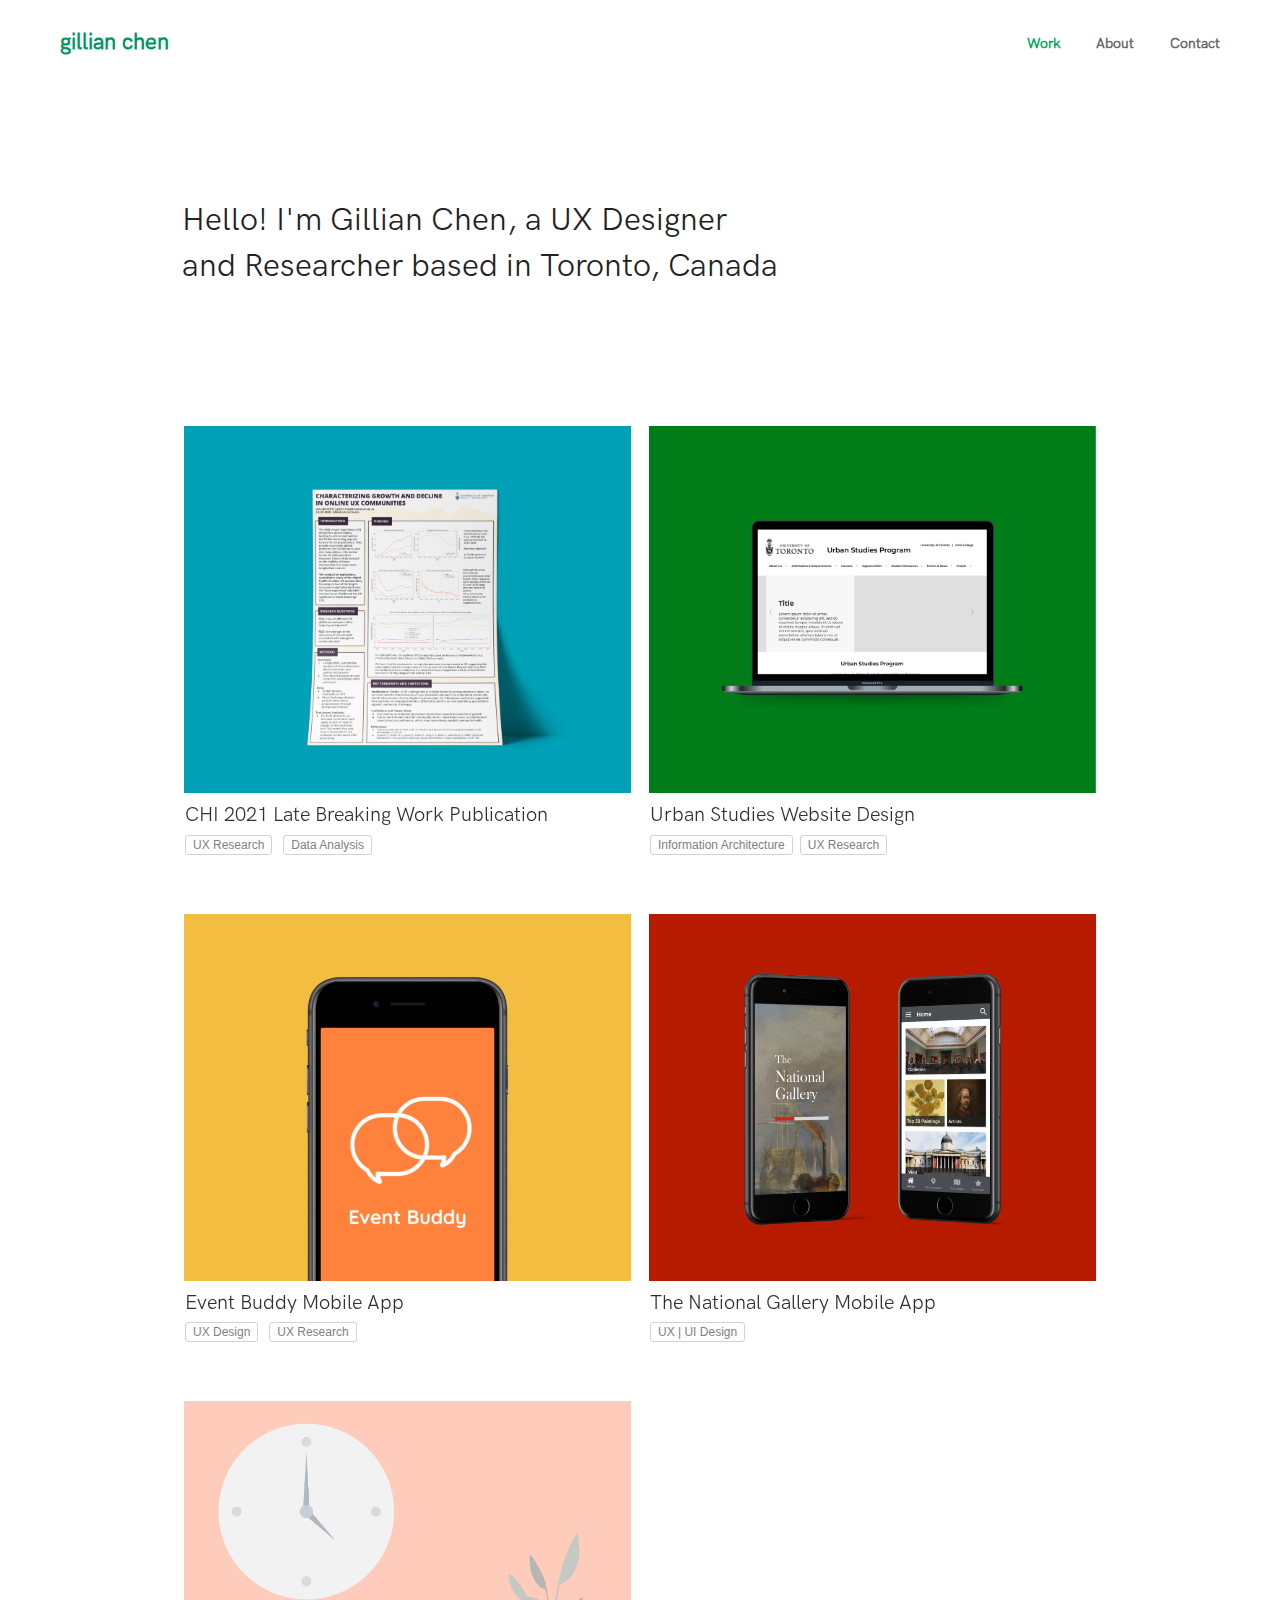
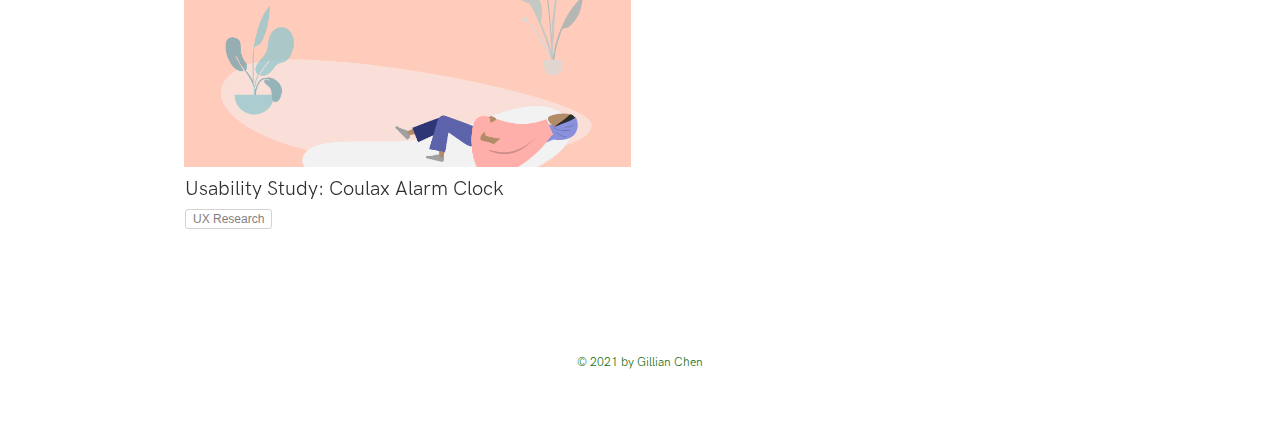
<file: index.html>
<!doctype html>
<html lang="en">
  <head>
    <meta charset="utf-8">
    <meta http-equiv="X-UA-Compatible" content="IE=edge">
    <meta name="viewport" content="width=device-width, initial-scale=1">
    <!-- The above 3 meta tags *must* come first in the head; any other head content must come *after* these tags -->
    <meta name="description" content="">
    <meta name="author" content="">
    <link rel="icon" href="assets/img/favicon.png">

    <title>Gillian Chen - UX Designer and Researcher</title>

    <!-- Bootstrap core CSS -->
    <link href="dist/css/bootstrap.min.css" rel="stylesheet">

    <!-- IE10 viewport hack for Surface/desktop Windows 8 bug -->
    <link href="assets/css/ie10-viewport-bug-workaround.css" rel="stylesheet">

    <!-- Custom styles for this template -->
    <link href="main.css" rel="stylesheet">

    <!-- Just for debugging purposes. Don't actually copy these 2 lines! -->
    <!--[if lt IE 9]><script src="../../assets/js/ie8-responsive-file-warning.js"></script><![endif]-->
    <script src="assets/js/ie-emulation-modes-warning.js"></script>

    <!-- HTML5 shim and Respond.js for IE8 support of HTML5 elements and media queries -->
    <!--[if lt IE 9]>
      <script src="https://oss.maxcdn.com/html5shiv/3.7.3/html5shiv.min.js"></script>
      <script src="https://oss.maxcdn.com/respond/1.4.2/respond.min.js"></script>
    <![endif]-->
  </head>

  <body>

    <!-- Fixed navbar -->
    <nav class="navbar navbar-default navbar-fixed-top menu">
      <div class="container">
        <div class="navbar-header">
          <button type="button" class="navbar-toggle collapsed" data-toggle="collapse" data-target="#navbar" aria-expanded="false" aria-controls="navbar">
            <span class="sr-only">Toggle navigation</span>
            <span class="icon-bar"></span>
            <span class="icon-bar"></span>
            <span class="icon-bar"></span>
          </button>
          <a class="navbar-brand brand" href="index.html">gillian chen</a>
        </div>
        <div id="navbar" class="navbar-collapse collapse">
          <!-- <ul class="nav navbar-nav">
            <li class="active"><a href="#">Home</a></li>
            <li><a href="#">About</a></li>
            <li><a href="#">Contact</a></li>
            <li class="dropdown">
              <a href="#" class="dropdown-toggle" data-toggle="dropdown" role="button" aria-haspopup="true" aria-expanded="false">Dropdown <span class="caret"></span></a>
              <ul class="dropdown-menu">
                <li><a href="#">Action</a></li>
                <li><a href="#">Another action</a></li>
                <li><a href="#">Something else here</a></li>
                <li role="separator" class="divider"></li>
                <li class="dropdown-header">Nav header</li>
                <li><a href="#">Separated link</a></li>
                <li><a href="#">One more separated link</a></li>
              </ul>
            </li>
          </ul> -->
          <ul class="nav navbar-nav navbar-right menu-items">
            <li class="active"><a class = "menu-items-list" href="index.html#work">Work</a></li>
            <li class=""><a class="menu-items-list about" href="about.html">About<span class="sr-only">(current)</span></a></li>
            <li class=""><a class = "menu-items-list" href="contact.html">Contact</a></li>

          </ul>
        </div><!--/.nav-collapse -->
      </div>
    </nav>

    <div class="container">
      <!-- Main component for a primary marketing message or call to action -->
      <div class="jumbotron intro-style intro">
        <p>Hello! I'm Gillian Chen, a UX Designer <br> and Researcher based in Toronto, Canada</p>
        <span id="work"></span>

      </div>
    </div> 
    <!-- /container -->
    <br>  
    <br>

    <div class="container container-style">
        <div class="row">


          <div class="col-sm-4 col-md-6 home-thumbnail">
            <div id="thumbnail-id" class="thumbnail thumbnail-style">
              <a href="chi-2021.html"><img class="home-img" src="assets/img/chi 2021 thumbnail.png"  alt="CHI late breaking work"></a>
              <div class="caption caption-style">
                <h3 class="title"><a id="project-label-id" class="project-label" href="chi-2021.html">CHI 2021 Late Breaking Work Publication</a></h3>
                <p> <span class="badge">UX Research</span> <span class="badge">Data Analysis</span></p>
              </div>
            </div>
          </div>  

          <div class="col-sm-4 col-md-6">
            <div class="thumbnail thumbnail-style">
              <a href="urban-studies.html"><img class="home-img" src="assets/img/Group 14.png" alt="event buddy"></a>
              <div class="caption caption-style">
                <h3 class="title"><a class="project-label" href="urban-studies.html">Urban Studies Website Design</a></h3>
                <p> <span class="badge">Information Architecture</span><span class="badge">UX Research</span></p>
              </div>
            </div>
          </div>



        </div>

        <br>

        <div class="row">

          <div class="col-sm-4 col-md-6">
            <div class="thumbnail thumbnail-style">
              <a href="event-buddy.html"><img class="home-img" src="assets/img/event-buddy-tile(3).png" alt="event buddy"></a>
              <div class="caption caption-style">
                <h3 class="title"><a class="project-label" href="event-buddy.html">Event Buddy Mobile App</a></h3>
                <p><span class="badge">UX Design</span> <span class="badge">UX Research</span></p>
              </div>
            </div>
          </div>


           <div class="col-sm-4 col-md-6 home-thumbnail">
            <div class="thumbnail thumbnail-style">
              <a href="national-gallery.html"><img class="home-img" src="assets/img/museum-tile(2).png" alt="event buddy"></a>
              <div class="caption caption-style">
                <h3 class="title"><a class="project-label" href="national-gallery.html">The National Gallery Mobile App</a></h3>
                <p> <span class="badge">UX | UI Design</span></p>
              </div>
            </div>
          </div>

        </div>


        <br>

        <div class="row">


         <div class="col-sm-4 col-md-6">
           <div class="thumbnail thumbnail-style">
             <a href="usability-study.html"><img class="home-img" src="assets/img/Frame 4 - 1.png" alt="event buddy"></a>
             <div class="caption caption-style">
               <h3 class="title"><a class="project-label" href="usability-study.html">Usability Study: Coulax Alarm Clock</a></h3>
               <p> <span class="badge">UX Research</span></p>
             </div>
           </div>
         </div>
        </div>
 



        
      </div>

      
<!-- copyright info  -->
      <div class="container" style="padding-top: 90px; padding-bottom: 50px;">
        <!-- Main component for a primary marketing message or call to action -->
          <p style="text-align: center; font-size: 12px; font-family: HK-regular; color:rgb(25, 112, 32)"><span>&#169;</span> 2021 by Gillian Chen
          </p>
      </div> 


    <!-- Bootstrap core JavaScript
    ================================================== -->
    <!-- Placed at the end of the document so the pages load faster -->
    <script src="https://code.jquery.com/jquery-1.12.4.min.js" integrity="sha384-nvAa0+6Qg9clwYCGGPpDQLVpLNn0fRaROjHqs13t4Ggj3Ez50XnGQqc/r8MhnRDZ" crossorigin="anonymous"></script>
    <script>window.jQuery || document.write('<script src="../../assets/js/vendor/jquery.min.js"><\/script>')</script>
    <script src="dist/js/bootstrap.min.js"></script>
    <!-- IE10 viewport hack for Surface/desktop Windows 8 bug -->
    <script src="assets/js/ie10-viewport-bug-workaround.js"></script>
  </body>
</html>
</file>
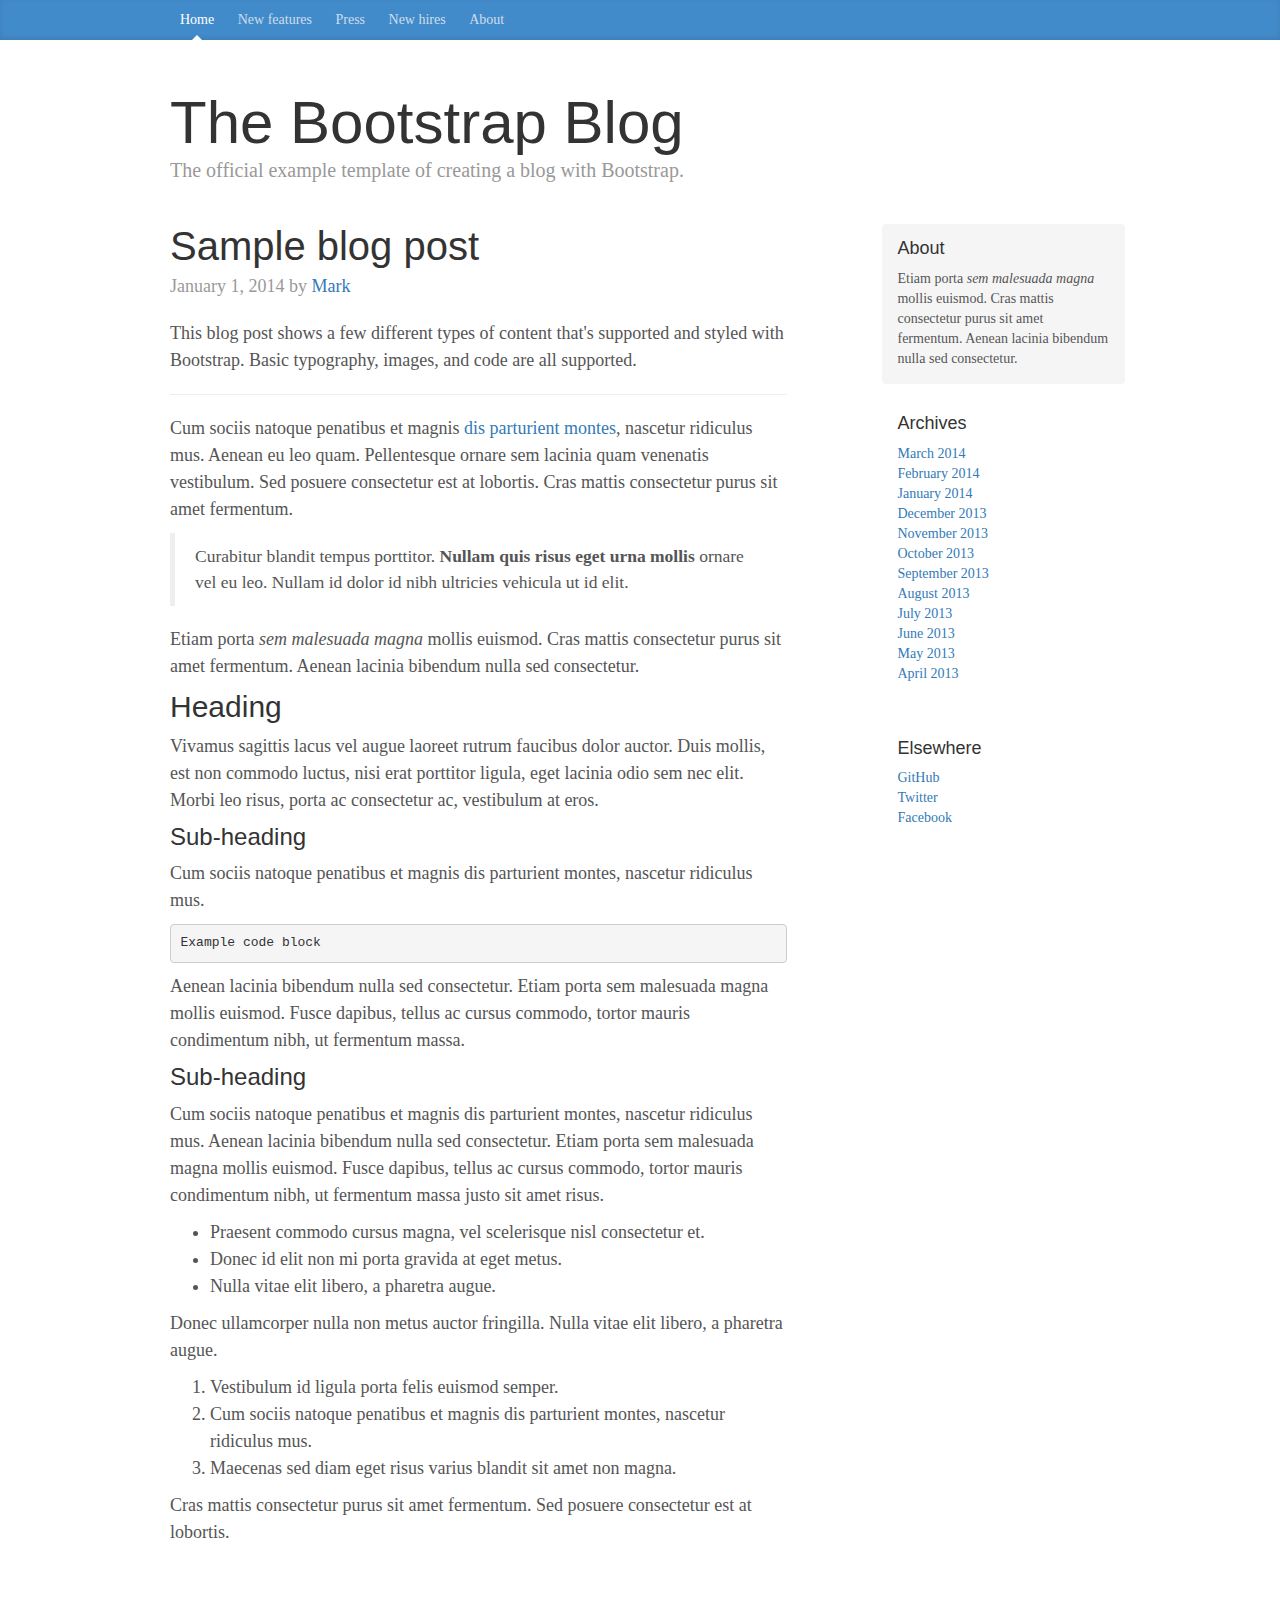
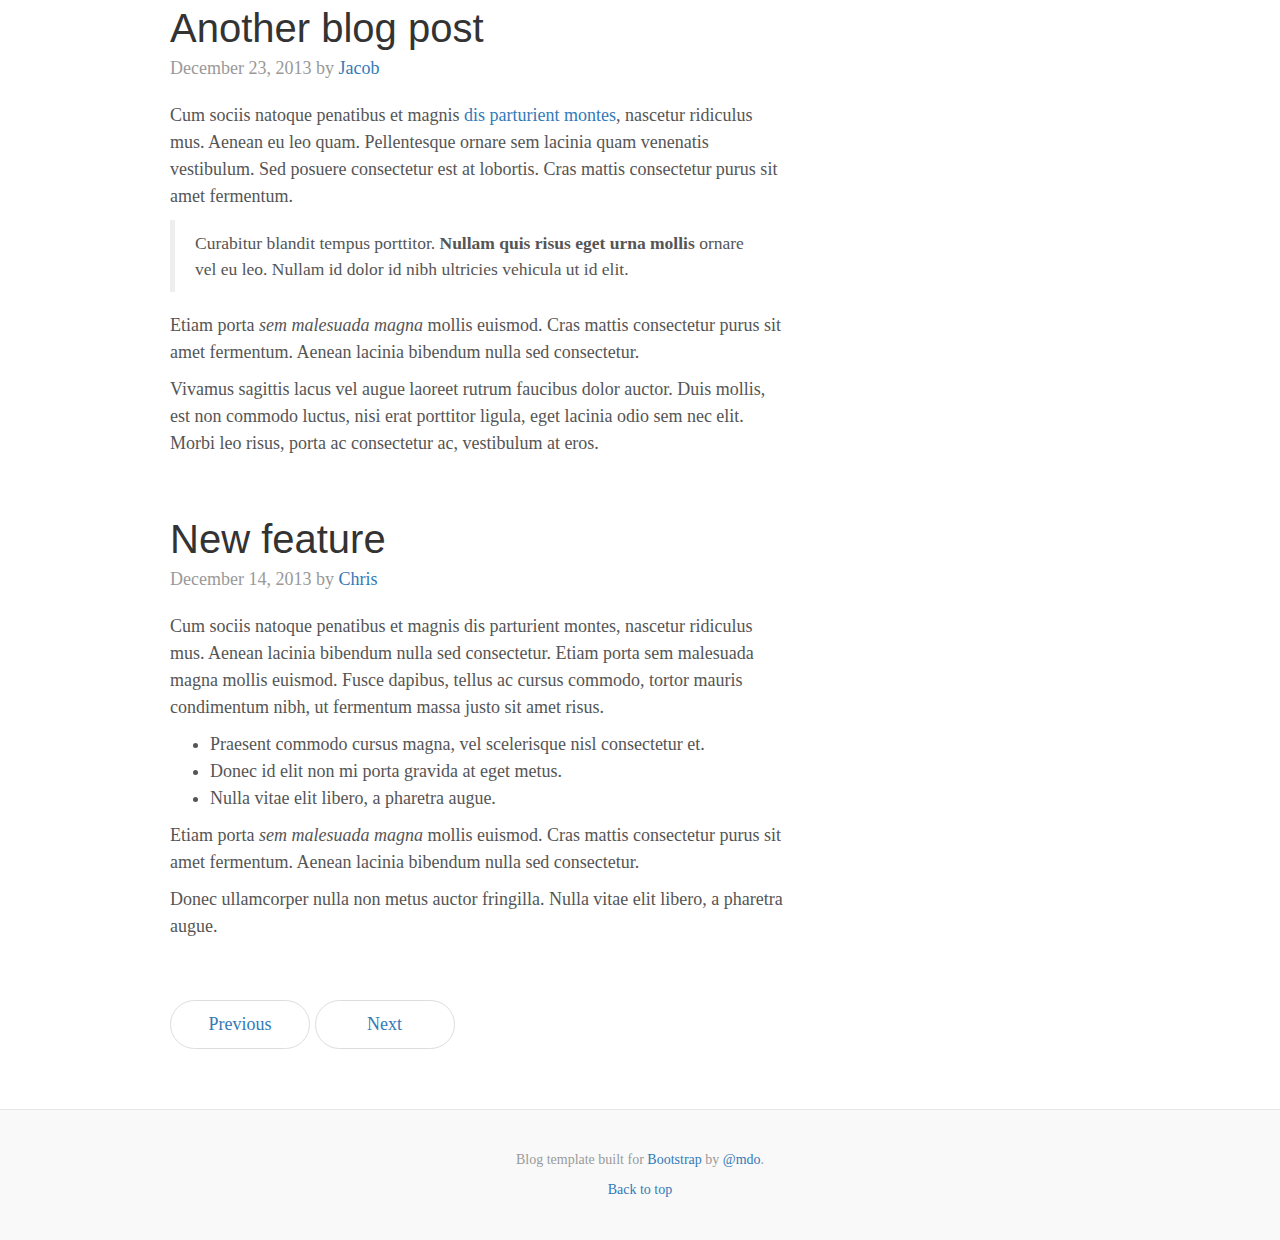
<file: docs/examples/blog/index.html>
<!doctype html>
<html lang="en">
  <head>
    <meta charset="utf-8">
    <meta http-equiv="X-UA-Compatible" content="IE=edge">
    <meta name="viewport" content="width=device-width, initial-scale=1">
    <!-- The above 3 meta tags *must* come first in the head; any other head content must come *after* these tags -->
    <meta name="description" content="">
    <meta name="author" content="">
    <link rel="icon" href="../../favicon.ico">

    <title>Blog Template for Bootstrap</title>

    <!-- Bootstrap core CSS -->
    <link href="../../dist/css/bootstrap.min.css" rel="stylesheet">

    <!-- IE10 viewport hack for Surface/desktop Windows 8 bug -->
    <link href="../../assets/css/ie10-viewport-bug-workaround.css" rel="stylesheet">

    <!-- Custom styles for this template -->
    <link href="blog.css" rel="stylesheet">

    <!-- Just for debugging purposes. Don't actually copy these 2 lines! -->
    <!--[if lt IE 9]><script src="../../assets/js/ie8-responsive-file-warning.js"></script><![endif]-->
    <script src="../../assets/js/ie-emulation-modes-warning.js"></script>

    <!-- HTML5 shim and Respond.js for IE8 support of HTML5 elements and media queries -->
    <!--[if lt IE 9]>
      <script src="https://oss.maxcdn.com/html5shiv/3.7.3/html5shiv.min.js"></script>
      <script src="https://oss.maxcdn.com/respond/1.4.2/respond.min.js"></script>
    <![endif]-->
  </head>

  <body>

    <div class="blog-masthead">
      <div class="container">
        <nav class="blog-nav">
          <a class="blog-nav-item active" href="#">Home</a>
          <a class="blog-nav-item" href="#">New features</a>
          <a class="blog-nav-item" href="#">Press</a>
          <a class="blog-nav-item" href="#">New hires</a>
          <a class="blog-nav-item" href="#">About</a>
        </nav>
      </div>
    </div>

    <div class="container">

      <div class="blog-header">
        <h1 class="blog-title">The Bootstrap Blog</h1>
        <p class="lead blog-description">The official example template of creating a blog with Bootstrap.</p>
      </div>

      <div class="row">

        <div class="col-sm-8 blog-main">

          <div class="blog-post">
            <h2 class="blog-post-title">Sample blog post</h2>
            <p class="blog-post-meta">January 1, 2014 by <a href="#">Mark</a></p>

            <p>This blog post shows a few different types of content that's supported and styled with Bootstrap. Basic typography, images, and code are all supported.</p>
            <hr>
            <p>Cum sociis natoque penatibus et magnis <a href="#">dis parturient montes</a>, nascetur ridiculus mus. Aenean eu leo quam. Pellentesque ornare sem lacinia quam venenatis vestibulum. Sed posuere consectetur est at lobortis. Cras mattis consectetur purus sit amet fermentum.</p>
            <blockquote>
              <p>Curabitur blandit tempus porttitor. <strong>Nullam quis risus eget urna mollis</strong> ornare vel eu leo. Nullam id dolor id nibh ultricies vehicula ut id elit.</p>
            </blockquote>
            <p>Etiam porta <em>sem malesuada magna</em> mollis euismod. Cras mattis consectetur purus sit amet fermentum. Aenean lacinia bibendum nulla sed consectetur.</p>
            <h2>Heading</h2>
            <p>Vivamus sagittis lacus vel augue laoreet rutrum faucibus dolor auctor. Duis mollis, est non commodo luctus, nisi erat porttitor ligula, eget lacinia odio sem nec elit. Morbi leo risus, porta ac consectetur ac, vestibulum at eros.</p>
            <h3>Sub-heading</h3>
            <p>Cum sociis natoque penatibus et magnis dis parturient montes, nascetur ridiculus mus.</p>
            <pre><code>Example code block</code></pre>
            <p>Aenean lacinia bibendum nulla sed consectetur. Etiam porta sem malesuada magna mollis euismod. Fusce dapibus, tellus ac cursus commodo, tortor mauris condimentum nibh, ut fermentum massa.</p>
            <h3>Sub-heading</h3>
            <p>Cum sociis natoque penatibus et magnis dis parturient montes, nascetur ridiculus mus. Aenean lacinia bibendum nulla sed consectetur. Etiam porta sem malesuada magna mollis euismod. Fusce dapibus, tellus ac cursus commodo, tortor mauris condimentum nibh, ut fermentum massa justo sit amet risus.</p>
            <ul>
              <li>Praesent commodo cursus magna, vel scelerisque nisl consectetur et.</li>
              <li>Donec id elit non mi porta gravida at eget metus.</li>
              <li>Nulla vitae elit libero, a pharetra augue.</li>
            </ul>
            <p>Donec ullamcorper nulla non metus auctor fringilla. Nulla vitae elit libero, a pharetra augue.</p>
            <ol>
              <li>Vestibulum id ligula porta felis euismod semper.</li>
              <li>Cum sociis natoque penatibus et magnis dis parturient montes, nascetur ridiculus mus.</li>
              <li>Maecenas sed diam eget risus varius blandit sit amet non magna.</li>
            </ol>
            <p>Cras mattis consectetur purus sit amet fermentum. Sed posuere consectetur est at lobortis.</p>
          </div><!-- /.blog-post -->

          <div class="blog-post">
            <h2 class="blog-post-title">Another blog post</h2>
            <p class="blog-post-meta">December 23, 2013 by <a href="#">Jacob</a></p>

            <p>Cum sociis natoque penatibus et magnis <a href="#">dis parturient montes</a>, nascetur ridiculus mus. Aenean eu leo quam. Pellentesque ornare sem lacinia quam venenatis vestibulum. Sed posuere consectetur est at lobortis. Cras mattis consectetur purus sit amet fermentum.</p>
            <blockquote>
              <p>Curabitur blandit tempus porttitor. <strong>Nullam quis risus eget urna mollis</strong> ornare vel eu leo. Nullam id dolor id nibh ultricies vehicula ut id elit.</p>
            </blockquote>
            <p>Etiam porta <em>sem malesuada magna</em> mollis euismod. Cras mattis consectetur purus sit amet fermentum. Aenean lacinia bibendum nulla sed consectetur.</p>
            <p>Vivamus sagittis lacus vel augue laoreet rutrum faucibus dolor auctor. Duis mollis, est non commodo luctus, nisi erat porttitor ligula, eget lacinia odio sem nec elit. Morbi leo risus, porta ac consectetur ac, vestibulum at eros.</p>
          </div><!-- /.blog-post -->

          <div class="blog-post">
            <h2 class="blog-post-title">New feature</h2>
            <p class="blog-post-meta">December 14, 2013 by <a href="#">Chris</a></p>

            <p>Cum sociis natoque penatibus et magnis dis parturient montes, nascetur ridiculus mus. Aenean lacinia bibendum nulla sed consectetur. Etiam porta sem malesuada magna mollis euismod. Fusce dapibus, tellus ac cursus commodo, tortor mauris condimentum nibh, ut fermentum massa justo sit amet risus.</p>
            <ul>
              <li>Praesent commodo cursus magna, vel scelerisque nisl consectetur et.</li>
              <li>Donec id elit non mi porta gravida at eget metus.</li>
              <li>Nulla vitae elit libero, a pharetra augue.</li>
            </ul>
            <p>Etiam porta <em>sem malesuada magna</em> mollis euismod. Cras mattis consectetur purus sit amet fermentum. Aenean lacinia bibendum nulla sed consectetur.</p>
            <p>Donec ullamcorper nulla non metus auctor fringilla. Nulla vitae elit libero, a pharetra augue.</p>
          </div><!-- /.blog-post -->

          <nav>
            <ul class="pager">
              <li><a href="#">Previous</a></li>
              <li><a href="#">Next</a></li>
            </ul>
          </nav>

        </div><!-- /.blog-main -->

        <div class="col-sm-3 col-sm-offset-1 blog-sidebar">
          <div class="sidebar-module sidebar-module-inset">
            <h4>About</h4>
            <p>Etiam porta <em>sem malesuada magna</em> mollis euismod. Cras mattis consectetur purus sit amet fermentum. Aenean lacinia bibendum nulla sed consectetur.</p>
          </div>
          <div class="sidebar-module">
            <h4>Archives</h4>
            <ol class="list-unstyled">
              <li><a href="#">March 2014</a></li>
              <li><a href="#">February 2014</a></li>
              <li><a href="#">January 2014</a></li>
              <li><a href="#">December 2013</a></li>
              <li><a href="#">November 2013</a></li>
              <li><a href="#">October 2013</a></li>
              <li><a href="#">September 2013</a></li>
              <li><a href="#">August 2013</a></li>
              <li><a href="#">July 2013</a></li>
              <li><a href="#">June 2013</a></li>
              <li><a href="#">May 2013</a></li>
              <li><a href="#">April 2013</a></li>
            </ol>
          </div>
          <div class="sidebar-module">
            <h4>Elsewhere</h4>
            <ol class="list-unstyled">
              <li><a href="#">GitHub</a></li>
              <li><a href="#">Twitter</a></li>
              <li><a href="#">Facebook</a></li>
            </ol>
          </div>
        </div><!-- /.blog-sidebar -->

      </div><!-- /.row -->

    </div><!-- /.container -->

    <footer class="blog-footer">
      <p>Blog template built for <a href="https://getbootstrap.com/">Bootstrap</a> by <a href="https://twitter.com/mdo">@mdo</a>.</p>
      <p>
        <a href="#">Back to top</a>
      </p>
    </footer>


    <!-- Bootstrap core JavaScript
    ================================================== -->
    <!-- Placed at the end of the document so the pages load faster -->
    <script src="https://code.jquery.com/jquery-1.12.4.min.js" integrity="sha384-nvAa0+6Qg9clwYCGGPpDQLVpLNn0fRaROjHqs13t4Ggj3Ez50XnGQqc/r8MhnRDZ" crossorigin="anonymous"></script>
    <script>window.jQuery || document.write('<script src="../../assets/js/vendor/jquery.min.js"><\/script>')</script>
    <script src="../../dist/js/bootstrap.min.js"></script>
    <!-- IE10 viewport hack for Surface/desktop Windows 8 bug -->
    <script src="../../assets/js/ie10-viewport-bug-workaround.js"></script>
  </body>
</html>
</file>
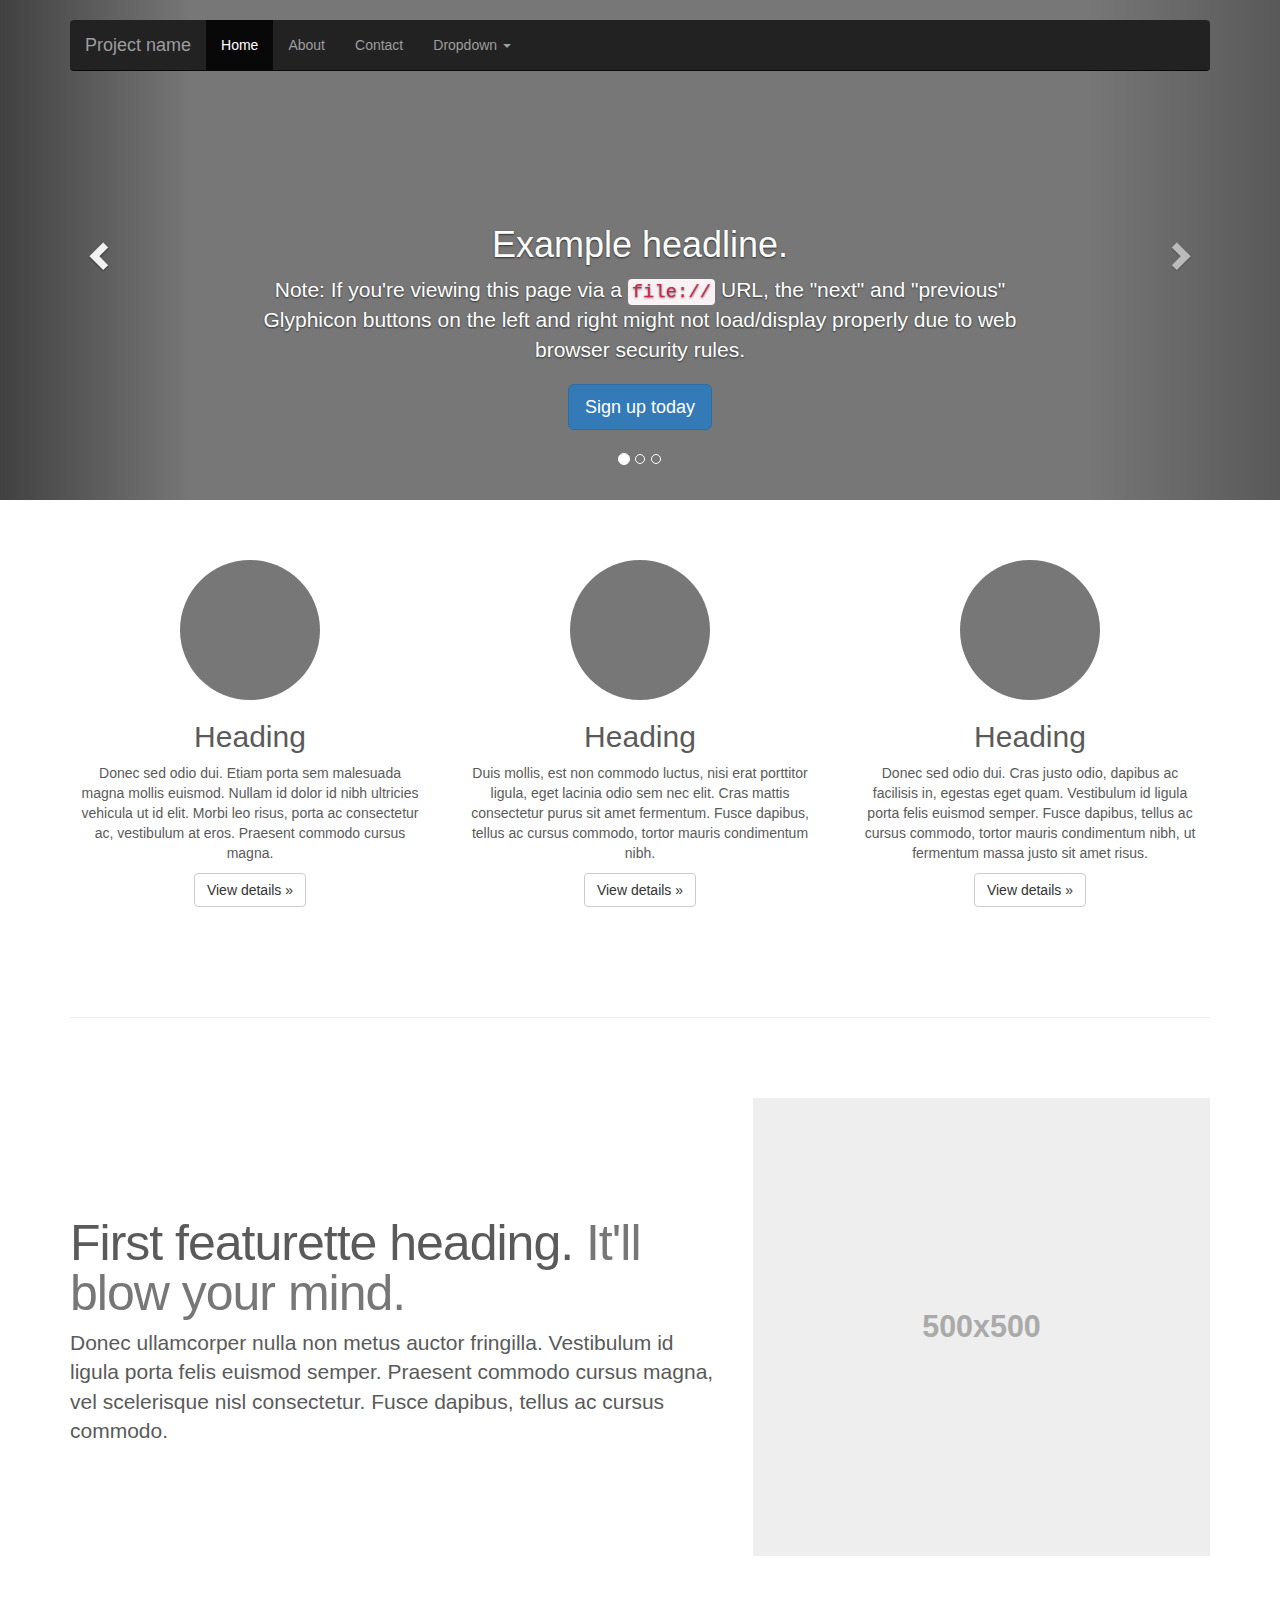
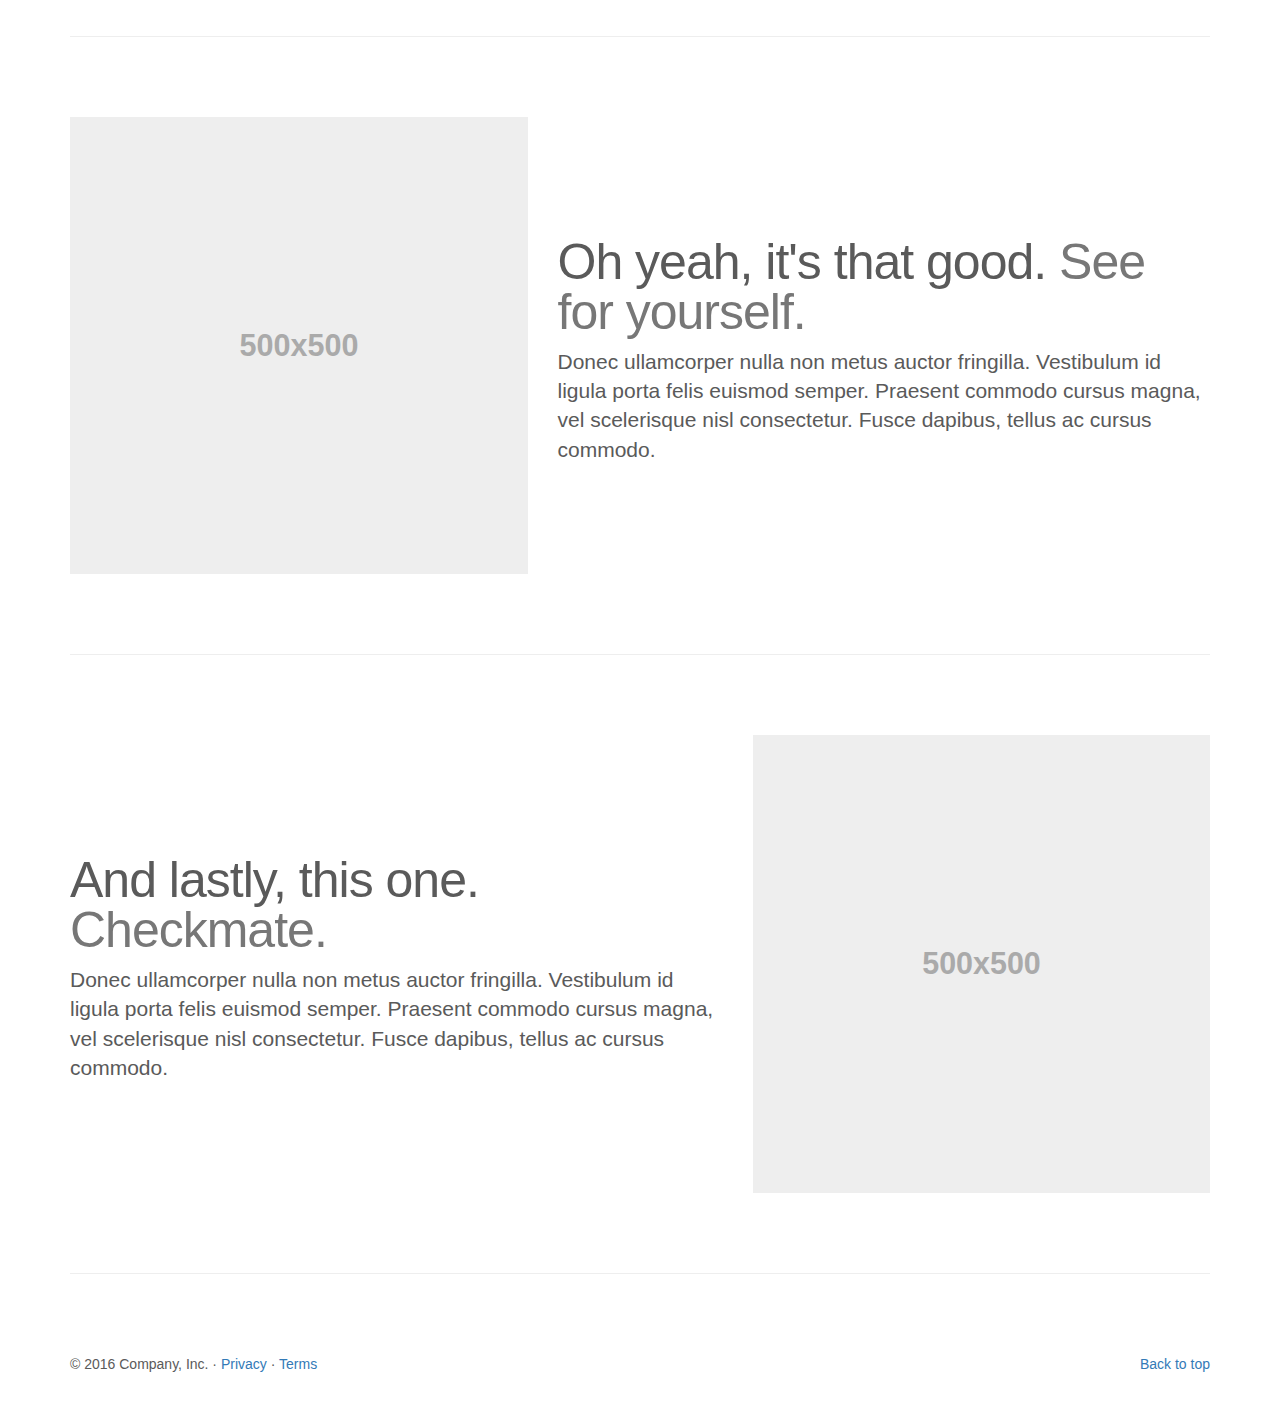
<file: docs/examples/carousel/index.html>
<!doctype html>
<html lang="en">
  <head>
    <meta charset="utf-8">
    <meta http-equiv="X-UA-Compatible" content="IE=edge">
    <meta name="viewport" content="width=device-width, initial-scale=1">
    <!-- The above 3 meta tags *must* come first in the head; any other head content must come *after* these tags -->
    <meta name="description" content="">
    <meta name="author" content="">
    <link rel="icon" href="../../favicon.ico">

    <title>Carousel Template for Bootstrap</title>

    <!-- Bootstrap core CSS -->
    <link href="../../dist/css/bootstrap.min.css" rel="stylesheet">

    <!-- IE10 viewport hack for Surface/desktop Windows 8 bug -->
    <link href="../../assets/css/ie10-viewport-bug-workaround.css" rel="stylesheet">

    <!-- Just for debugging purposes. Don't actually copy these 2 lines! -->
    <!--[if lt IE 9]><script src="../../assets/js/ie8-responsive-file-warning.js"></script><![endif]-->
    <script src="../../assets/js/ie-emulation-modes-warning.js"></script>

    <!-- HTML5 shim and Respond.js for IE8 support of HTML5 elements and media queries -->
    <!--[if lt IE 9]>
      <script src="https://oss.maxcdn.com/html5shiv/3.7.3/html5shiv.min.js"></script>
      <script src="https://oss.maxcdn.com/respond/1.4.2/respond.min.js"></script>
    <![endif]-->

    <!-- Custom styles for this template -->
    <link href="carousel.css" rel="stylesheet">
  </head>
<!-- NAVBAR
================================================== -->
  <body>
    <div class="navbar-wrapper">
      <div class="container">

        <nav class="navbar navbar-inverse navbar-static-top">
          <div class="container">
            <div class="navbar-header">
              <button type="button" class="navbar-toggle collapsed" data-toggle="collapse" data-target="#navbar" aria-expanded="false" aria-controls="navbar">
                <span class="sr-only">Toggle navigation</span>
                <span class="icon-bar"></span>
                <span class="icon-bar"></span>
                <span class="icon-bar"></span>
              </button>
              <a class="navbar-brand" href="#">Project name</a>
            </div>
            <div id="navbar" class="navbar-collapse collapse">
              <ul class="nav navbar-nav">
                <li class="active"><a href="#">Home</a></li>
                <li><a href="#">About</a></li>
                <li><a href="#">Contact</a></li>
                <li class="dropdown">
                  <a href="#" class="dropdown-toggle" data-toggle="dropdown" role="button" aria-haspopup="true" aria-expanded="false">Dropdown <span class="caret"></span></a>
                  <ul class="dropdown-menu">
                    <li><a href="#">Action</a></li>
                    <li><a href="#">Another action</a></li>
                    <li><a href="#">Something else here</a></li>
                    <li role="separator" class="divider"></li>
                    <li class="dropdown-header">Nav header</li>
                    <li><a href="#">Separated link</a></li>
                    <li><a href="#">One more separated link</a></li>
                  </ul>
                </li>
              </ul>
            </div>
          </div>
        </nav>

      </div>
    </div>


    <!-- Carousel
    ================================================== -->
    <div id="myCarousel" class="carousel slide" data-ride="carousel">
      <!-- Indicators -->
      <ol class="carousel-indicators">
        <li data-target="#myCarousel" data-slide-to="0" class="active"></li>
        <li data-target="#myCarousel" data-slide-to="1"></li>
        <li data-target="#myCarousel" data-slide-to="2"></li>
      </ol>
      <div class="carousel-inner" role="listbox">
        <div class="item active">
          <img class="first-slide" src="[data-uri]" alt="First slide">
          <div class="container">
            <div class="carousel-caption">
              <h1>Example headline.</h1>
              <p>Note: If you're viewing this page via a <code>file://</code> URL, the "next" and "previous" Glyphicon buttons on the left and right might not load/display properly due to web browser security rules.</p>
              <p><a class="btn btn-lg btn-primary" href="#" role="button">Sign up today</a></p>
            </div>
          </div>
        </div>
        <div class="item">
          <img class="second-slide" src="[data-uri]" alt="Second slide">
          <div class="container">
            <div class="carousel-caption">
              <h1>Another example headline.</h1>
              <p>Cras justo odio, dapibus ac facilisis in, egestas eget quam. Donec id elit non mi porta gravida at eget metus. Nullam id dolor id nibh ultricies vehicula ut id elit.</p>
              <p><a class="btn btn-lg btn-primary" href="#" role="button">Learn more</a></p>
            </div>
          </div>
        </div>
        <div class="item">
          <img class="third-slide" src="[data-uri]" alt="Third slide">
          <div class="container">
            <div class="carousel-caption">
              <h1>One more for good measure.</h1>
              <p>Cras justo odio, dapibus ac facilisis in, egestas eget quam. Donec id elit non mi porta gravida at eget metus. Nullam id dolor id nibh ultricies vehicula ut id elit.</p>
              <p><a class="btn btn-lg btn-primary" href="#" role="button">Browse gallery</a></p>
            </div>
          </div>
        </div>
      </div>
      <a class="left carousel-control" href="#myCarousel" role="button" data-slide="prev">
        <span class="glyphicon glyphicon-chevron-left" aria-hidden="true"></span>
        <span class="sr-only">Previous</span>
      </a>
      <a class="right carousel-control" href="#myCarousel" role="button" data-slide="next">
        <span class="glyphicon glyphicon-chevron-right" aria-hidden="true"></span>
        <span class="sr-only">Next</span>
      </a>
    </div><!-- /.carousel -->


    <!-- Marketing messaging and featurettes
    ================================================== -->
    <!-- Wrap the rest of the page in another container to center all the content. -->

    <div class="container marketing">

      <!-- Three columns of text below the carousel -->
      <div class="row">
        <div class="col-lg-4">
          <img class="img-circle" src="[data-uri]" alt="Generic placeholder image" width="140" height="140">
          <h2>Heading</h2>
          <p>Donec sed odio dui. Etiam porta sem malesuada magna mollis euismod. Nullam id dolor id nibh ultricies vehicula ut id elit. Morbi leo risus, porta ac consectetur ac, vestibulum at eros. Praesent commodo cursus magna.</p>
          <p><a class="btn btn-default" href="#" role="button">View details &raquo;</a></p>
        </div><!-- /.col-lg-4 -->
        <div class="col-lg-4">
          <img class="img-circle" src="[data-uri]" alt="Generic placeholder image" width="140" height="140">
          <h2>Heading</h2>
          <p>Duis mollis, est non commodo luctus, nisi erat porttitor ligula, eget lacinia odio sem nec elit. Cras mattis consectetur purus sit amet fermentum. Fusce dapibus, tellus ac cursus commodo, tortor mauris condimentum nibh.</p>
          <p><a class="btn btn-default" href="#" role="button">View details &raquo;</a></p>
        </div><!-- /.col-lg-4 -->
        <div class="col-lg-4">
          <img class="img-circle" src="[data-uri]" alt="Generic placeholder image" width="140" height="140">
          <h2>Heading</h2>
          <p>Donec sed odio dui. Cras justo odio, dapibus ac facilisis in, egestas eget quam. Vestibulum id ligula porta felis euismod semper. Fusce dapibus, tellus ac cursus commodo, tortor mauris condimentum nibh, ut fermentum massa justo sit amet risus.</p>
          <p><a class="btn btn-default" href="#" role="button">View details &raquo;</a></p>
        </div><!-- /.col-lg-4 -->
      </div><!-- /.row -->


      <!-- START THE FEATURETTES -->

      <hr class="featurette-divider">

      <div class="row featurette">
        <div class="col-md-7">
          <h2 class="featurette-heading">First featurette heading. <span class="text-muted">It'll blow your mind.</span></h2>
          <p class="lead">Donec ullamcorper nulla non metus auctor fringilla. Vestibulum id ligula porta felis euismod semper. Praesent commodo cursus magna, vel scelerisque nisl consectetur. Fusce dapibus, tellus ac cursus commodo.</p>
        </div>
        <div class="col-md-5">
          <img class="featurette-image img-responsive center-block" data-src="holder.js/500x500/auto" alt="Generic placeholder image">
        </div>
      </div>

      <hr class="featurette-divider">

      <div class="row featurette">
        <div class="col-md-7 col-md-push-5">
          <h2 class="featurette-heading">Oh yeah, it's that good. <span class="text-muted">See for yourself.</span></h2>
          <p class="lead">Donec ullamcorper nulla non metus auctor fringilla. Vestibulum id ligula porta felis euismod semper. Praesent commodo cursus magna, vel scelerisque nisl consectetur. Fusce dapibus, tellus ac cursus commodo.</p>
        </div>
        <div class="col-md-5 col-md-pull-7">
          <img class="featurette-image img-responsive center-block" data-src="holder.js/500x500/auto" alt="Generic placeholder image">
        </div>
      </div>

      <hr class="featurette-divider">

      <div class="row featurette">
        <div class="col-md-7">
          <h2 class="featurette-heading">And lastly, this one. <span class="text-muted">Checkmate.</span></h2>
          <p class="lead">Donec ullamcorper nulla non metus auctor fringilla. Vestibulum id ligula porta felis euismod semper. Praesent commodo cursus magna, vel scelerisque nisl consectetur. Fusce dapibus, tellus ac cursus commodo.</p>
        </div>
        <div class="col-md-5">
          <img class="featurette-image img-responsive center-block" data-src="holder.js/500x500/auto" alt="Generic placeholder image">
        </div>
      </div>

      <hr class="featurette-divider">

      <!-- /END THE FEATURETTES -->


      <!-- FOOTER -->
      <footer>
        <p class="pull-right"><a href="#">Back to top</a></p>
        <p>&copy; 2016 Company, Inc. &middot; <a href="#">Privacy</a> &middot; <a href="#">Terms</a></p>
      </footer>

    </div><!-- /.container -->


    <!-- Bootstrap core JavaScript
    ================================================== -->
    <!-- Placed at the end of the document so the pages load faster -->
    <script src="https://code.jquery.com/jquery-1.12.4.min.js" integrity="sha384-nvAa0+6Qg9clwYCGGPpDQLVpLNn0fRaROjHqs13t4Ggj3Ez50XnGQqc/r8MhnRDZ" crossorigin="anonymous"></script>
    <script>window.jQuery || document.write('<script src="../../assets/js/vendor/jquery.min.js"><\/script>')</script>
    <script src="../../dist/js/bootstrap.min.js"></script>
    <!-- Just to make our placeholder images work. Don't actually copy the next line! -->
    <script src="../../assets/js/vendor/holder.min.js"></script>
    <!-- IE10 viewport hack for Surface/desktop Windows 8 bug -->
    <script src="../../assets/js/ie10-viewport-bug-workaround.js"></script>
  </body>
</html>
</file>
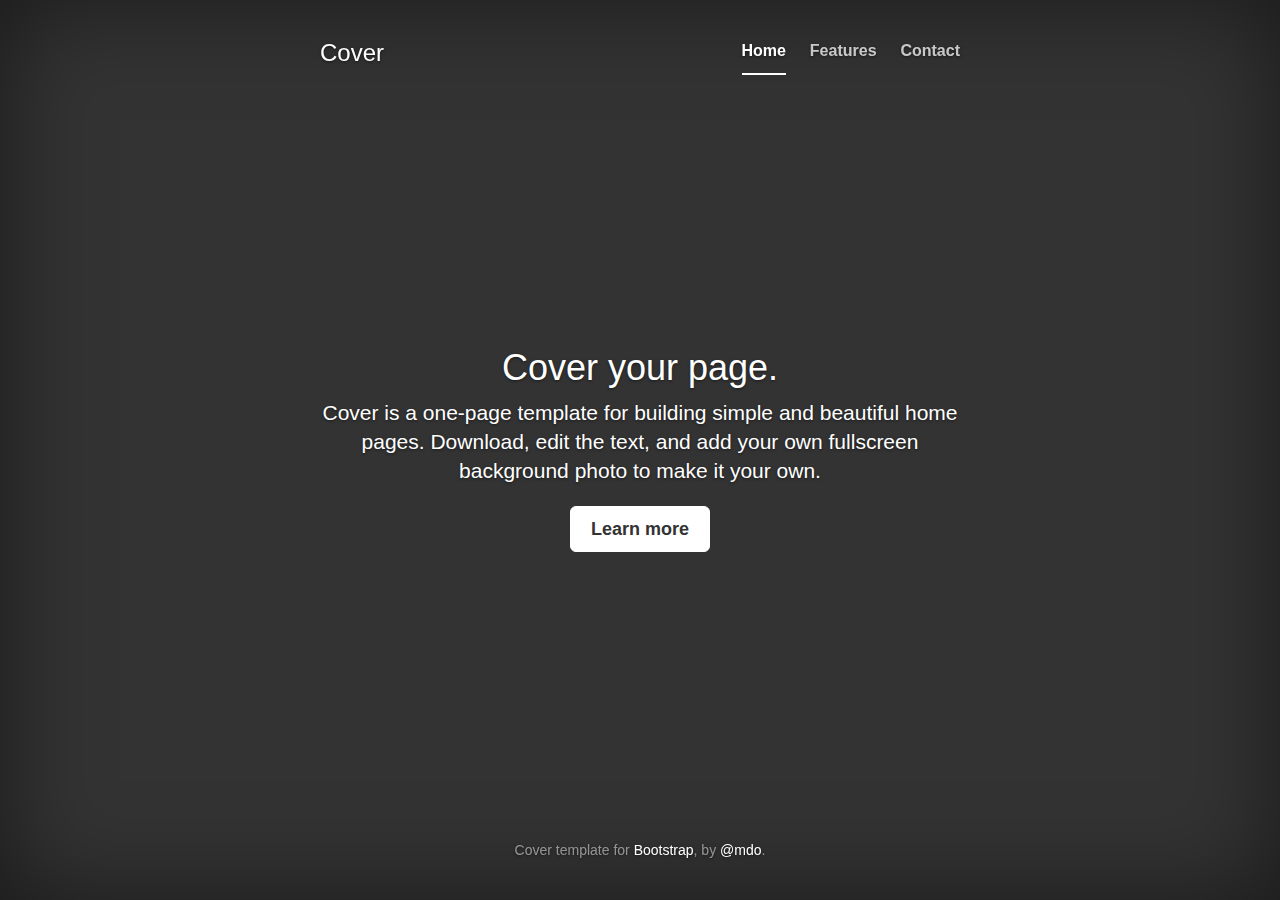
<file: docs/examples/cover/index.html>
<!doctype html>
<html lang="en">
  <head>
    <meta charset="utf-8">
    <meta http-equiv="X-UA-Compatible" content="IE=edge">
    <meta name="viewport" content="width=device-width, initial-scale=1">
    <!-- The above 3 meta tags *must* come first in the head; any other head content must come *after* these tags -->
    <meta name="description" content="">
    <meta name="author" content="">
    <link rel="icon" href="../../favicon.ico">

    <title>Cover Template for Bootstrap</title>

    <!-- Bootstrap core CSS -->
    <link href="../../dist/css/bootstrap.min.css" rel="stylesheet">

    <!-- IE10 viewport hack for Surface/desktop Windows 8 bug -->
    <link href="../../assets/css/ie10-viewport-bug-workaround.css" rel="stylesheet">

    <!-- Custom styles for this template -->
    <link href="cover.css" rel="stylesheet">

    <!-- Just for debugging purposes. Don't actually copy these 2 lines! -->
    <!--[if lt IE 9]><script src="../../assets/js/ie8-responsive-file-warning.js"></script><![endif]-->
    <script src="../../assets/js/ie-emulation-modes-warning.js"></script>

    <!-- HTML5 shim and Respond.js for IE8 support of HTML5 elements and media queries -->
    <!--[if lt IE 9]>
      <script src="https://oss.maxcdn.com/html5shiv/3.7.3/html5shiv.min.js"></script>
      <script src="https://oss.maxcdn.com/respond/1.4.2/respond.min.js"></script>
    <![endif]-->
  </head>

  <body>

    <div class="site-wrapper">

      <div class="site-wrapper-inner">

        <div class="cover-container">

          <div class="masthead clearfix">
            <div class="inner">
              <h3 class="masthead-brand">Cover</h3>
              <nav>
                <ul class="nav masthead-nav">
                  <li class="active"><a href="#">Home</a></li>
                  <li><a href="#">Features</a></li>
                  <li><a href="#">Contact</a></li>
                </ul>
              </nav>
            </div>
          </div>

          <div class="inner cover">
            <h1 class="cover-heading">Cover your page.</h1>
            <p class="lead">Cover is a one-page template for building simple and beautiful home pages. Download, edit the text, and add your own fullscreen background photo to make it your own.</p>
            <p class="lead">
              <a href="#" class="btn btn-lg btn-default">Learn more</a>
            </p>
          </div>

          <div class="mastfoot">
            <div class="inner">
              <p>Cover template for <a href="https://getbootstrap.com/">Bootstrap</a>, by <a href="https://twitter.com/mdo">@mdo</a>.</p>
            </div>
          </div>

        </div>

      </div>

    </div>

    <!-- Bootstrap core JavaScript
    ================================================== -->
    <!-- Placed at the end of the document so the pages load faster -->
    <script src="https://code.jquery.com/jquery-1.12.4.min.js" integrity="sha384-nvAa0+6Qg9clwYCGGPpDQLVpLNn0fRaROjHqs13t4Ggj3Ez50XnGQqc/r8MhnRDZ" crossorigin="anonymous"></script>
    <script>window.jQuery || document.write('<script src="../../assets/js/vendor/jquery.min.js"><\/script>')</script>
    <script src="../../dist/js/bootstrap.min.js"></script>
    <!-- IE10 viewport hack for Surface/desktop Windows 8 bug -->
    <script src="../../assets/js/ie10-viewport-bug-workaround.js"></script>
  </body>
</html>
</file>
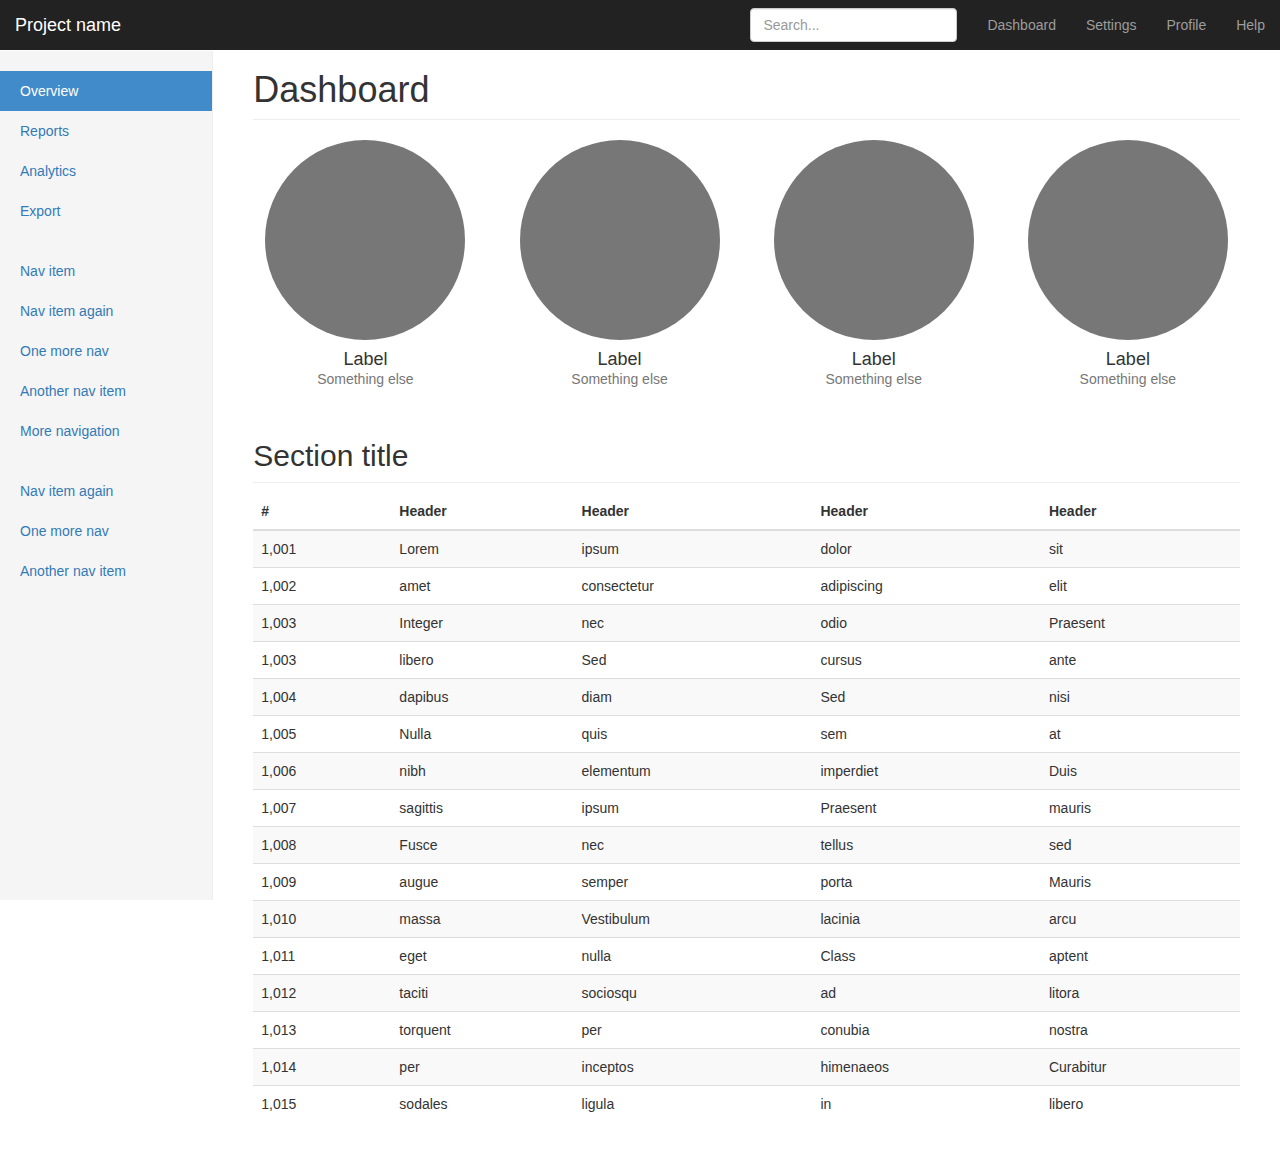
<file: docs/examples/dashboard/index.html>
<!doctype html>
<html lang="en">
  <head>
    <meta charset="utf-8">
    <meta http-equiv="X-UA-Compatible" content="IE=edge">
    <meta name="viewport" content="width=device-width, initial-scale=1">
    <!-- The above 3 meta tags *must* come first in the head; any other head content must come *after* these tags -->
    <meta name="description" content="">
    <meta name="author" content="">
    <link rel="icon" href="../../favicon.ico">

    <title>Dashboard Template for Bootstrap</title>

    <!-- Bootstrap core CSS -->
    <link href="../../dist/css/bootstrap.min.css" rel="stylesheet">

    <!-- IE10 viewport hack for Surface/desktop Windows 8 bug -->
    <link href="../../assets/css/ie10-viewport-bug-workaround.css" rel="stylesheet">

    <!-- Custom styles for this template -->
    <link href="dashboard.css" rel="stylesheet">

    <!-- Just for debugging purposes. Don't actually copy these 2 lines! -->
    <!--[if lt IE 9]><script src="../../assets/js/ie8-responsive-file-warning.js"></script><![endif]-->
    <script src="../../assets/js/ie-emulation-modes-warning.js"></script>

    <!-- HTML5 shim and Respond.js for IE8 support of HTML5 elements and media queries -->
    <!--[if lt IE 9]>
      <script src="https://oss.maxcdn.com/html5shiv/3.7.3/html5shiv.min.js"></script>
      <script src="https://oss.maxcdn.com/respond/1.4.2/respond.min.js"></script>
    <![endif]-->
  </head>

  <body>

    <nav class="navbar navbar-inverse navbar-fixed-top">
      <div class="container-fluid">
        <div class="navbar-header">
          <button type="button" class="navbar-toggle collapsed" data-toggle="collapse" data-target="#navbar" aria-expanded="false" aria-controls="navbar">
            <span class="sr-only">Toggle navigation</span>
            <span class="icon-bar"></span>
            <span class="icon-bar"></span>
            <span class="icon-bar"></span>
          </button>
          <a class="navbar-brand" href="#">Project name</a>
        </div>
        <div id="navbar" class="navbar-collapse collapse">
          <ul class="nav navbar-nav navbar-right">
            <li><a href="#">Dashboard</a></li>
            <li><a href="#">Settings</a></li>
            <li><a href="#">Profile</a></li>
            <li><a href="#">Help</a></li>
          </ul>
          <form class="navbar-form navbar-right">
            <input type="text" class="form-control" placeholder="Search...">
          </form>
        </div>
      </div>
    </nav>

    <div class="container-fluid">
      <div class="row">
        <div class="col-sm-3 col-md-2 sidebar">
          <ul class="nav nav-sidebar">
            <li class="active"><a href="#">Overview <span class="sr-only">(current)</span></a></li>
            <li><a href="#">Reports</a></li>
            <li><a href="#">Analytics</a></li>
            <li><a href="#">Export</a></li>
          </ul>
          <ul class="nav nav-sidebar">
            <li><a href="">Nav item</a></li>
            <li><a href="">Nav item again</a></li>
            <li><a href="">One more nav</a></li>
            <li><a href="">Another nav item</a></li>
            <li><a href="">More navigation</a></li>
          </ul>
          <ul class="nav nav-sidebar">
            <li><a href="">Nav item again</a></li>
            <li><a href="">One more nav</a></li>
            <li><a href="">Another nav item</a></li>
          </ul>
        </div>
        <div class="col-sm-9 col-sm-offset-3 col-md-10 col-md-offset-2 main">
          <h1 class="page-header">Dashboard</h1>

          <div class="row placeholders">
            <div class="col-xs-6 col-sm-3 placeholder">
              <img src="[data-uri]" width="200" height="200" class="img-responsive" alt="Generic placeholder thumbnail">
              <h4>Label</h4>
              <span class="text-muted">Something else</span>
            </div>
            <div class="col-xs-6 col-sm-3 placeholder">
              <img src="[data-uri]" width="200" height="200" class="img-responsive" alt="Generic placeholder thumbnail">
              <h4>Label</h4>
              <span class="text-muted">Something else</span>
            </div>
            <div class="col-xs-6 col-sm-3 placeholder">
              <img src="[data-uri]" width="200" height="200" class="img-responsive" alt="Generic placeholder thumbnail">
              <h4>Label</h4>
              <span class="text-muted">Something else</span>
            </div>
            <div class="col-xs-6 col-sm-3 placeholder">
              <img src="[data-uri]" width="200" height="200" class="img-responsive" alt="Generic placeholder thumbnail">
              <h4>Label</h4>
              <span class="text-muted">Something else</span>
            </div>
          </div>

          <h2 class="sub-header">Section title</h2>
          <div class="table-responsive">
            <table class="table table-striped">
              <thead>
                <tr>
                  <th>#</th>
                  <th>Header</th>
                  <th>Header</th>
                  <th>Header</th>
                  <th>Header</th>
                </tr>
              </thead>
              <tbody>
                <tr>
                  <td>1,001</td>
                  <td>Lorem</td>
                  <td>ipsum</td>
                  <td>dolor</td>
                  <td>sit</td>
                </tr>
                <tr>
                  <td>1,002</td>
                  <td>amet</td>
                  <td>consectetur</td>
                  <td>adipiscing</td>
                  <td>elit</td>
                </tr>
                <tr>
                  <td>1,003</td>
                  <td>Integer</td>
                  <td>nec</td>
                  <td>odio</td>
                  <td>Praesent</td>
                </tr>
                <tr>
                  <td>1,003</td>
                  <td>libero</td>
                  <td>Sed</td>
                  <td>cursus</td>
                  <td>ante</td>
                </tr>
                <tr>
                  <td>1,004</td>
                  <td>dapibus</td>
                  <td>diam</td>
                  <td>Sed</td>
                  <td>nisi</td>
                </tr>
                <tr>
                  <td>1,005</td>
                  <td>Nulla</td>
                  <td>quis</td>
                  <td>sem</td>
                  <td>at</td>
                </tr>
                <tr>
                  <td>1,006</td>
                  <td>nibh</td>
                  <td>elementum</td>
                  <td>imperdiet</td>
                  <td>Duis</td>
                </tr>
                <tr>
                  <td>1,007</td>
                  <td>sagittis</td>
                  <td>ipsum</td>
                  <td>Praesent</td>
                  <td>mauris</td>
                </tr>
                <tr>
                  <td>1,008</td>
                  <td>Fusce</td>
                  <td>nec</td>
                  <td>tellus</td>
                  <td>sed</td>
                </tr>
                <tr>
                  <td>1,009</td>
                  <td>augue</td>
                  <td>semper</td>
                  <td>porta</td>
                  <td>Mauris</td>
                </tr>
                <tr>
                  <td>1,010</td>
                  <td>massa</td>
                  <td>Vestibulum</td>
                  <td>lacinia</td>
                  <td>arcu</td>
                </tr>
                <tr>
                  <td>1,011</td>
                  <td>eget</td>
                  <td>nulla</td>
                  <td>Class</td>
                  <td>aptent</td>
                </tr>
                <tr>
                  <td>1,012</td>
                  <td>taciti</td>
                  <td>sociosqu</td>
                  <td>ad</td>
                  <td>litora</td>
                </tr>
                <tr>
                  <td>1,013</td>
                  <td>torquent</td>
                  <td>per</td>
                  <td>conubia</td>
                  <td>nostra</td>
                </tr>
                <tr>
                  <td>1,014</td>
                  <td>per</td>
                  <td>inceptos</td>
                  <td>himenaeos</td>
                  <td>Curabitur</td>
                </tr>
                <tr>
                  <td>1,015</td>
                  <td>sodales</td>
                  <td>ligula</td>
                  <td>in</td>
                  <td>libero</td>
                </tr>
              </tbody>
            </table>
          </div>
        </div>
      </div>
    </div>

    <!-- Bootstrap core JavaScript
    ================================================== -->
    <!-- Placed at the end of the document so the pages load faster -->
    <script src="https://code.jquery.com/jquery-1.12.4.min.js" integrity="sha384-nvAa0+6Qg9clwYCGGPpDQLVpLNn0fRaROjHqs13t4Ggj3Ez50XnGQqc/r8MhnRDZ" crossorigin="anonymous"></script>
    <script>window.jQuery || document.write('<script src="../../assets/js/vendor/jquery.min.js"><\/script>')</script>
    <script src="../../dist/js/bootstrap.min.js"></script>
    <!-- Just to make our placeholder images work. Don't actually copy the next line! -->
    <script src="../../assets/js/vendor/holder.min.js"></script>
    <!-- IE10 viewport hack for Surface/desktop Windows 8 bug -->
    <script src="../../assets/js/ie10-viewport-bug-workaround.js"></script>
  </body>
</html>
</file>
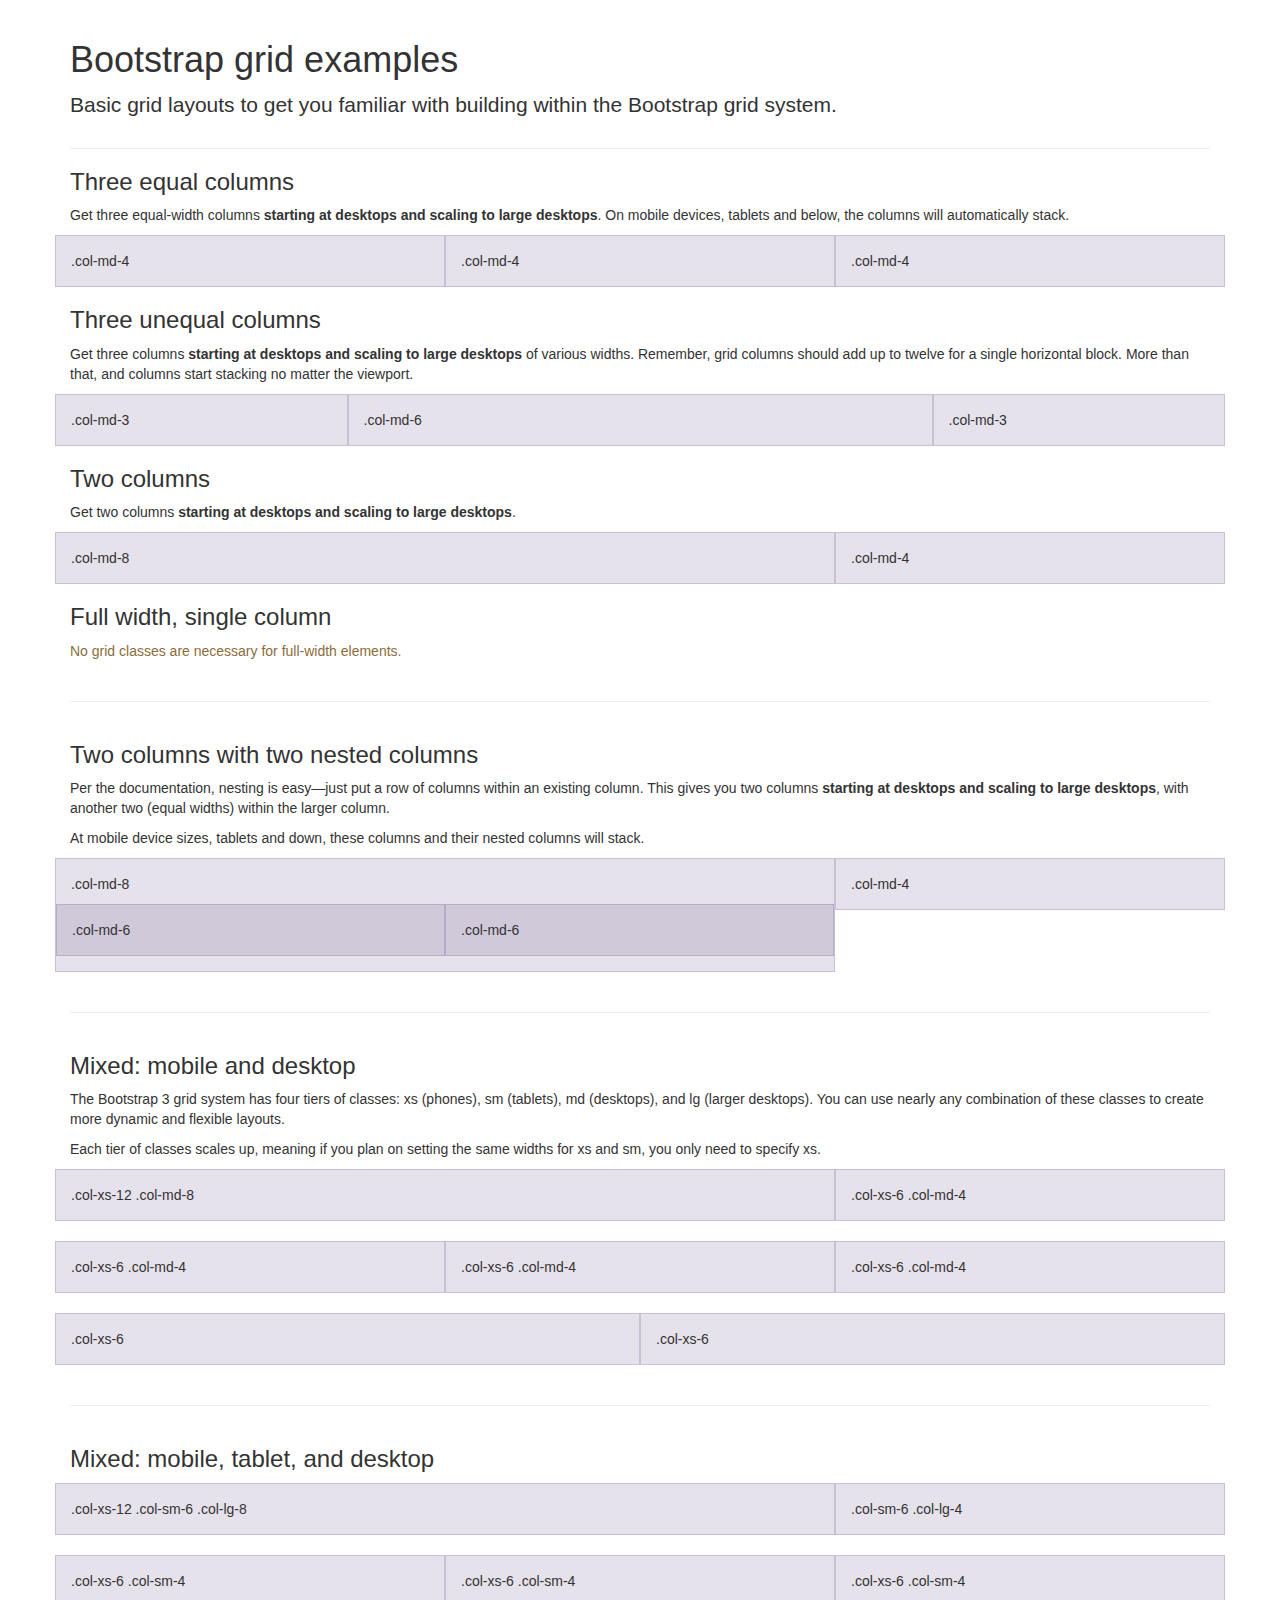
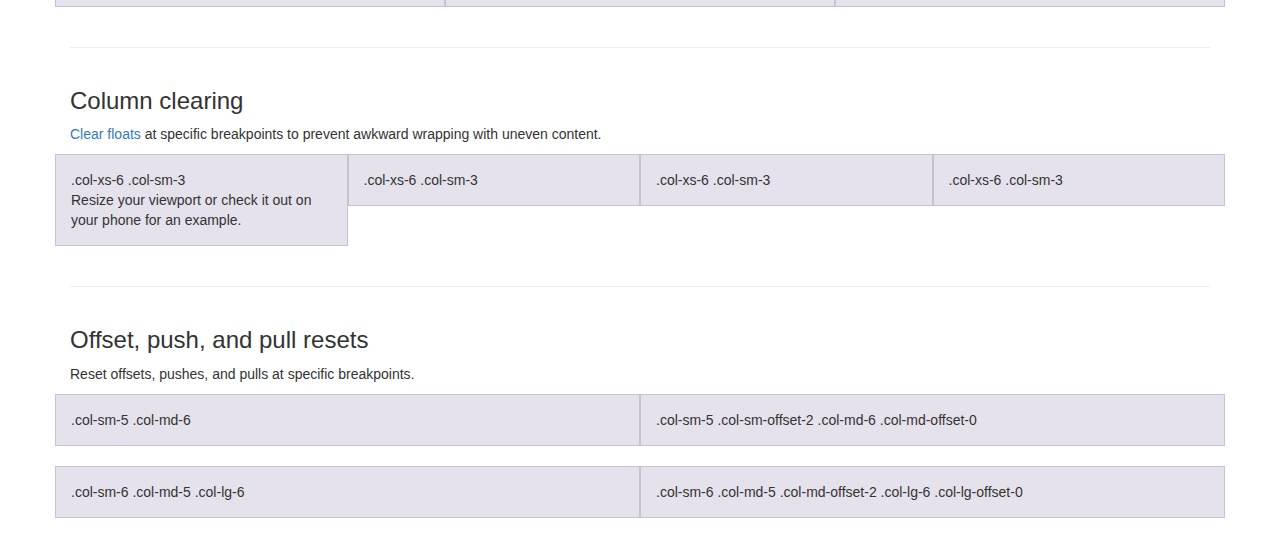
<file: docs/examples/grid/index.html>
<!doctype html>
<html lang="en">
  <head>
    <meta charset="utf-8">
    <meta http-equiv="X-UA-Compatible" content="IE=edge">
    <meta name="viewport" content="width=device-width, initial-scale=1">
    <!-- The above 3 meta tags *must* come first in the head; any other head content must come *after* these tags -->
    <meta name="description" content="">
    <meta name="author" content="">
    <link rel="icon" href="../../favicon.ico">

    <title>Grid Template for Bootstrap</title>

    <!-- Bootstrap core CSS -->
    <link href="../../dist/css/bootstrap.min.css" rel="stylesheet">

    <!-- IE10 viewport hack for Surface/desktop Windows 8 bug -->
    <link href="../../assets/css/ie10-viewport-bug-workaround.css" rel="stylesheet">

    <!-- Custom styles for this template -->
    <link href="grid.css" rel="stylesheet">

    <!-- Just for debugging purposes. Don't actually copy these 2 lines! -->
    <!--[if lt IE 9]><script src="../../assets/js/ie8-responsive-file-warning.js"></script><![endif]-->
    <script src="../../assets/js/ie-emulation-modes-warning.js"></script>

    <!-- HTML5 shim and Respond.js for IE8 support of HTML5 elements and media queries -->
    <!--[if lt IE 9]>
      <script src="https://oss.maxcdn.com/html5shiv/3.7.3/html5shiv.min.js"></script>
      <script src="https://oss.maxcdn.com/respond/1.4.2/respond.min.js"></script>
    <![endif]-->
  </head>

  <body>
    <div class="container">

      <div class="page-header">
        <h1>Bootstrap grid examples</h1>
        <p class="lead">Basic grid layouts to get you familiar with building within the Bootstrap grid system.</p>
      </div>

      <h3>Three equal columns</h3>
      <p>Get three equal-width columns <strong>starting at desktops and scaling to large desktops</strong>. On mobile devices, tablets and below, the columns will automatically stack.</p>
      <div class="row">
        <div class="col-md-4">.col-md-4</div>
        <div class="col-md-4">.col-md-4</div>
        <div class="col-md-4">.col-md-4</div>
      </div>

      <h3>Three unequal columns</h3>
      <p>Get three columns <strong>starting at desktops and scaling to large desktops</strong> of various widths. Remember, grid columns should add up to twelve for a single horizontal block. More than that, and columns start stacking no matter the viewport.</p>
      <div class="row">
        <div class="col-md-3">.col-md-3</div>
        <div class="col-md-6">.col-md-6</div>
        <div class="col-md-3">.col-md-3</div>
      </div>

      <h3>Two columns</h3>
      <p>Get two columns <strong>starting at desktops and scaling to large desktops</strong>.</p>
      <div class="row">
        <div class="col-md-8">.col-md-8</div>
        <div class="col-md-4">.col-md-4</div>
      </div>

      <h3>Full width, single column</h3>
      <p class="text-warning">No grid classes are necessary for full-width elements.</p>

      <hr>

      <h3>Two columns with two nested columns</h3>
      <p>Per the documentation, nesting is easy—just put a row of columns within an existing column. This gives you two columns <strong>starting at desktops and scaling to large desktops</strong>, with another two (equal widths) within the larger column.</p>
      <p>At mobile device sizes, tablets and down, these columns and their nested columns will stack.</p>
      <div class="row">
        <div class="col-md-8">
          .col-md-8
          <div class="row">
            <div class="col-md-6">.col-md-6</div>
            <div class="col-md-6">.col-md-6</div>
          </div>
        </div>
        <div class="col-md-4">.col-md-4</div>
      </div>

      <hr>

      <h3>Mixed: mobile and desktop</h3>
      <p>The Bootstrap 3 grid system has four tiers of classes: xs (phones), sm (tablets), md (desktops), and lg (larger desktops). You can use nearly any combination of these classes to create more dynamic and flexible layouts.</p>
      <p>Each tier of classes scales up, meaning if you plan on setting the same widths for xs and sm, you only need to specify xs.</p>
      <div class="row">
        <div class="col-xs-12 col-md-8">.col-xs-12 .col-md-8</div>
        <div class="col-xs-6 col-md-4">.col-xs-6 .col-md-4</div>
      </div>
      <div class="row">
        <div class="col-xs-6 col-md-4">.col-xs-6 .col-md-4</div>
        <div class="col-xs-6 col-md-4">.col-xs-6 .col-md-4</div>
        <div class="col-xs-6 col-md-4">.col-xs-6 .col-md-4</div>
      </div>
      <div class="row">
        <div class="col-xs-6">.col-xs-6</div>
        <div class="col-xs-6">.col-xs-6</div>
      </div>

      <hr>

      <h3>Mixed: mobile, tablet, and desktop</h3>
      <p></p>
      <div class="row">
        <div class="col-xs-12 col-sm-6 col-lg-8">.col-xs-12 .col-sm-6 .col-lg-8</div>
        <div class="col-sm-6 col-lg-4">.col-sm-6 .col-lg-4</div>
      </div>
      <div class="row">
        <div class="col-xs-6 col-sm-4">.col-xs-6 .col-sm-4</div>
        <div class="col-xs-6 col-sm-4">.col-xs-6 .col-sm-4</div>
        <div class="col-xs-6 col-sm-4">.col-xs-6 .col-sm-4</div>
      </div>

      <hr>

      <h3>Column clearing</h3>
      <p><a href="../../css/#grid-responsive-resets">Clear floats</a> at specific breakpoints to prevent awkward wrapping with uneven content.</p>
      <div class="row">
        <div class="col-xs-6 col-sm-3">
          .col-xs-6 .col-sm-3
          <br>
          Resize your viewport or check it out on your phone for an example.
        </div>
        <div class="col-xs-6 col-sm-3">.col-xs-6 .col-sm-3</div>

        <!-- Add the extra clearfix for only the required viewport -->
        <div class="clearfix visible-xs"></div>

        <div class="col-xs-6 col-sm-3">.col-xs-6 .col-sm-3</div>
        <div class="col-xs-6 col-sm-3">.col-xs-6 .col-sm-3</div>
      </div>

      <hr>

      <h3>Offset, push, and pull resets</h3>
      <p>Reset offsets, pushes, and pulls at specific breakpoints.</p>
      <div class="row">
        <div class="col-sm-5 col-md-6">.col-sm-5 .col-md-6</div>
        <div class="col-sm-5 col-sm-offset-2 col-md-6 col-md-offset-0">.col-sm-5 .col-sm-offset-2 .col-md-6 .col-md-offset-0</div>
      </div>
      <div class="row">
        <div class="col-sm-6 col-md-5 col-lg-6">.col-sm-6 .col-md-5 .col-lg-6</div>
        <div class="col-sm-6 col-md-5 col-md-offset-2 col-lg-6 col-lg-offset-0">.col-sm-6 .col-md-5 .col-md-offset-2 .col-lg-6 .col-lg-offset-0</div>
      </div>


    </div> <!-- /container -->


    <!-- IE10 viewport hack for Surface/desktop Windows 8 bug -->
    <script src="../../assets/js/ie10-viewport-bug-workaround.js"></script>
  </body>
</html>
</file>
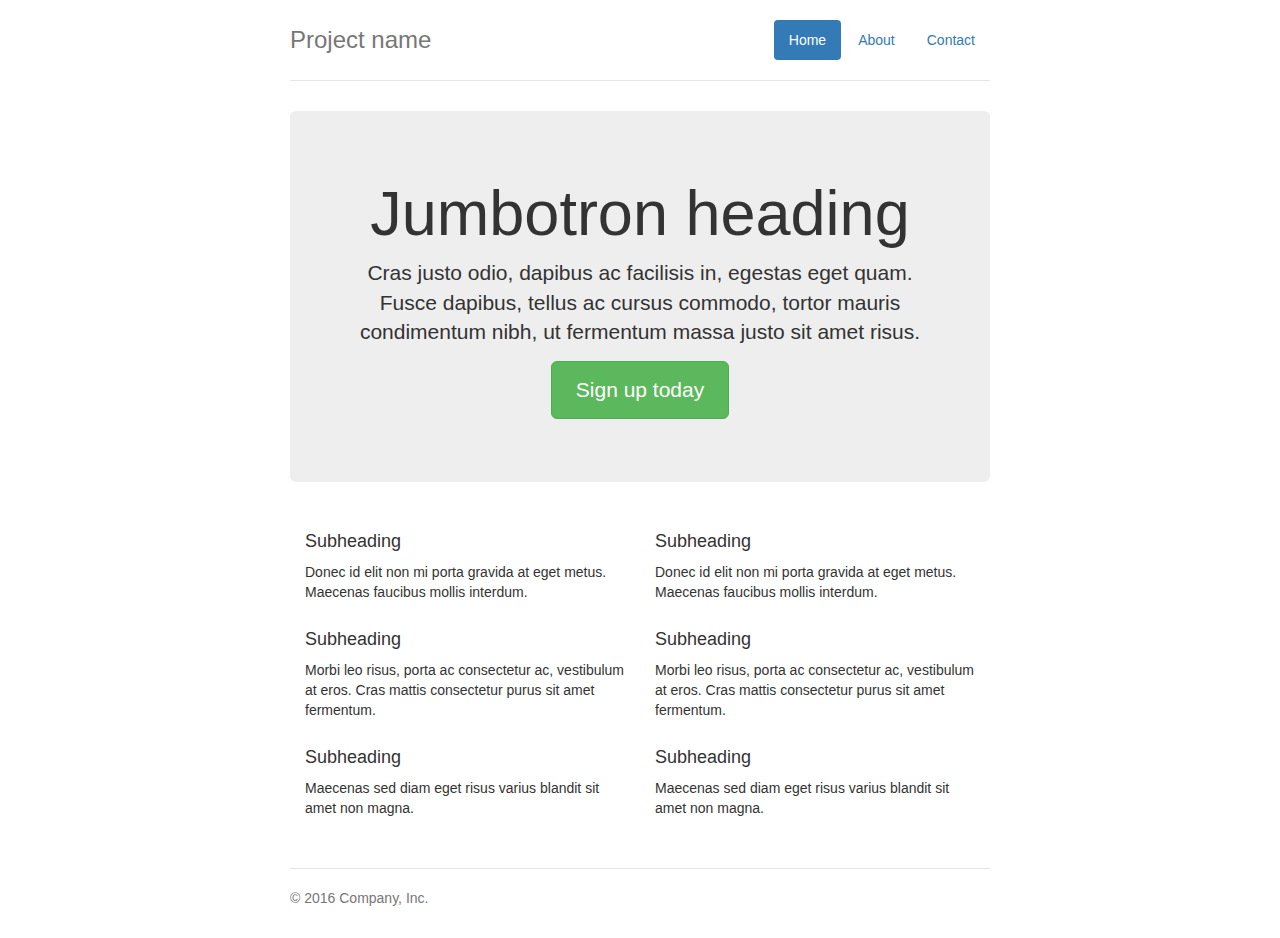
<file: docs/examples/jumbotron-narrow/index.html>
<!doctype html>
<html lang="en">
  <head>
    <meta charset="utf-8">
    <meta http-equiv="X-UA-Compatible" content="IE=edge">
    <meta name="viewport" content="width=device-width, initial-scale=1">
    <!-- The above 3 meta tags *must* come first in the head; any other head content must come *after* these tags -->
    <meta name="description" content="">
    <meta name="author" content="">
    <link rel="icon" href="../../favicon.ico">

    <title>Narrow Jumbotron Template for Bootstrap</title>

    <!-- Bootstrap core CSS -->
    <link href="../../dist/css/bootstrap.min.css" rel="stylesheet">

    <!-- IE10 viewport hack for Surface/desktop Windows 8 bug -->
    <link href="../../assets/css/ie10-viewport-bug-workaround.css" rel="stylesheet">

    <!-- Custom styles for this template -->
    <link href="jumbotron-narrow.css" rel="stylesheet">

    <!-- Just for debugging purposes. Don't actually copy these 2 lines! -->
    <!--[if lt IE 9]><script src="../../assets/js/ie8-responsive-file-warning.js"></script><![endif]-->
    <script src="../../assets/js/ie-emulation-modes-warning.js"></script>

    <!-- HTML5 shim and Respond.js for IE8 support of HTML5 elements and media queries -->
    <!--[if lt IE 9]>
      <script src="https://oss.maxcdn.com/html5shiv/3.7.3/html5shiv.min.js"></script>
      <script src="https://oss.maxcdn.com/respond/1.4.2/respond.min.js"></script>
    <![endif]-->
  </head>

  <body>

    <div class="container">
      <div class="header clearfix">
        <nav>
          <ul class="nav nav-pills pull-right">
            <li role="presentation" class="active"><a href="#">Home</a></li>
            <li role="presentation"><a href="#">About</a></li>
            <li role="presentation"><a href="#">Contact</a></li>
          </ul>
        </nav>
        <h3 class="text-muted">Project name</h3>
      </div>

      <div class="jumbotron">
        <h1>Jumbotron heading</h1>
        <p class="lead">Cras justo odio, dapibus ac facilisis in, egestas eget quam. Fusce dapibus, tellus ac cursus commodo, tortor mauris condimentum nibh, ut fermentum massa justo sit amet risus.</p>
        <p><a class="btn btn-lg btn-success" href="#" role="button">Sign up today</a></p>
      </div>

      <div class="row marketing">
        <div class="col-lg-6">
          <h4>Subheading</h4>
          <p>Donec id elit non mi porta gravida at eget metus. Maecenas faucibus mollis interdum.</p>

          <h4>Subheading</h4>
          <p>Morbi leo risus, porta ac consectetur ac, vestibulum at eros. Cras mattis consectetur purus sit amet fermentum.</p>

          <h4>Subheading</h4>
          <p>Maecenas sed diam eget risus varius blandit sit amet non magna.</p>
        </div>

        <div class="col-lg-6">
          <h4>Subheading</h4>
          <p>Donec id elit non mi porta gravida at eget metus. Maecenas faucibus mollis interdum.</p>

          <h4>Subheading</h4>
          <p>Morbi leo risus, porta ac consectetur ac, vestibulum at eros. Cras mattis consectetur purus sit amet fermentum.</p>

          <h4>Subheading</h4>
          <p>Maecenas sed diam eget risus varius blandit sit amet non magna.</p>
        </div>
      </div>

      <footer class="footer">
        <p>&copy; 2016 Company, Inc.</p>
      </footer>

    </div> <!-- /container -->


    <!-- IE10 viewport hack for Surface/desktop Windows 8 bug -->
    <script src="../../assets/js/ie10-viewport-bug-workaround.js"></script>
  </body>
</html>
</file>
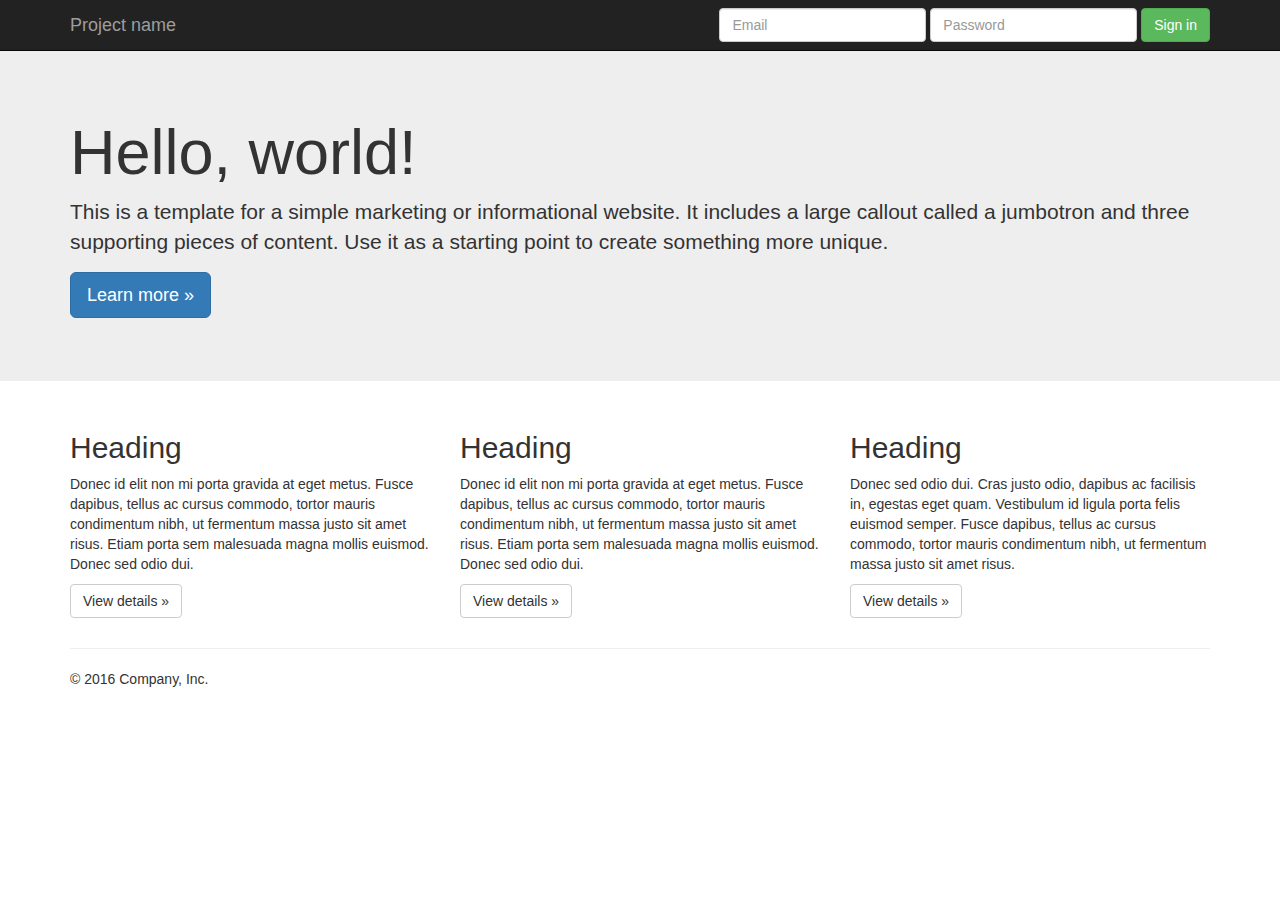
<file: docs/examples/jumbotron/index.html>
<!doctype html>
<html lang="en">
  <head>
    <meta charset="utf-8">
    <meta http-equiv="X-UA-Compatible" content="IE=edge">
    <meta name="viewport" content="width=device-width, initial-scale=1">
    <!-- The above 3 meta tags *must* come first in the head; any other head content must come *after* these tags -->
    <meta name="description" content="">
    <meta name="author" content="">
    <link rel="icon" href="../../favicon.ico">

    <title>Jumbotron Template for Bootstrap</title>

    <!-- Bootstrap core CSS -->
    <link href="../../dist/css/bootstrap.min.css" rel="stylesheet">

    <!-- IE10 viewport hack for Surface/desktop Windows 8 bug -->
    <link href="../../assets/css/ie10-viewport-bug-workaround.css" rel="stylesheet">

    <!-- Custom styles for this template -->
    <link href="jumbotron.css" rel="stylesheet">

    <!-- Just for debugging purposes. Don't actually copy these 2 lines! -->
    <!--[if lt IE 9]><script src="../../assets/js/ie8-responsive-file-warning.js"></script><![endif]-->
    <script src="../../assets/js/ie-emulation-modes-warning.js"></script>

    <!-- HTML5 shim and Respond.js for IE8 support of HTML5 elements and media queries -->
    <!--[if lt IE 9]>
      <script src="https://oss.maxcdn.com/html5shiv/3.7.3/html5shiv.min.js"></script>
      <script src="https://oss.maxcdn.com/respond/1.4.2/respond.min.js"></script>
    <![endif]-->
  </head>

  <body>

    <nav class="navbar navbar-inverse navbar-fixed-top">
      <div class="container">
        <div class="navbar-header">
          <button type="button" class="navbar-toggle collapsed" data-toggle="collapse" data-target="#navbar" aria-expanded="false" aria-controls="navbar">
            <span class="sr-only">Toggle navigation</span>
            <span class="icon-bar"></span>
            <span class="icon-bar"></span>
            <span class="icon-bar"></span>
          </button>
          <a class="navbar-brand" href="#">Project name</a>
        </div>
        <div id="navbar" class="navbar-collapse collapse">
          <form class="navbar-form navbar-right">
            <div class="form-group">
              <input type="text" placeholder="Email" class="form-control">
            </div>
            <div class="form-group">
              <input type="password" placeholder="Password" class="form-control">
            </div>
            <button type="submit" class="btn btn-success">Sign in</button>
          </form>
        </div><!--/.navbar-collapse -->
      </div>
    </nav>

    <!-- Main jumbotron for a primary marketing message or call to action -->
    <div class="jumbotron">
      <div class="container">
        <h1>Hello, world!</h1>
        <p>This is a template for a simple marketing or informational website. It includes a large callout called a jumbotron and three supporting pieces of content. Use it as a starting point to create something more unique.</p>
        <p><a class="btn btn-primary btn-lg" href="#" role="button">Learn more &raquo;</a></p>
      </div>
    </div>

    <div class="container">
      <!-- Example row of columns -->
      <div class="row">
        <div class="col-md-4">
          <h2>Heading</h2>
          <p>Donec id elit non mi porta gravida at eget metus. Fusce dapibus, tellus ac cursus commodo, tortor mauris condimentum nibh, ut fermentum massa justo sit amet risus. Etiam porta sem malesuada magna mollis euismod. Donec sed odio dui. </p>
          <p><a class="btn btn-default" href="#" role="button">View details &raquo;</a></p>
        </div>
        <div class="col-md-4">
          <h2>Heading</h2>
          <p>Donec id elit non mi porta gravida at eget metus. Fusce dapibus, tellus ac cursus commodo, tortor mauris condimentum nibh, ut fermentum massa justo sit amet risus. Etiam porta sem malesuada magna mollis euismod. Donec sed odio dui. </p>
          <p><a class="btn btn-default" href="#" role="button">View details &raquo;</a></p>
       </div>
        <div class="col-md-4">
          <h2>Heading</h2>
          <p>Donec sed odio dui. Cras justo odio, dapibus ac facilisis in, egestas eget quam. Vestibulum id ligula porta felis euismod semper. Fusce dapibus, tellus ac cursus commodo, tortor mauris condimentum nibh, ut fermentum massa justo sit amet risus.</p>
          <p><a class="btn btn-default" href="#" role="button">View details &raquo;</a></p>
        </div>
      </div>

      <hr>

      <footer>
        <p>&copy; 2016 Company, Inc.</p>
      </footer>
    </div> <!-- /container -->


    <!-- Bootstrap core JavaScript
    ================================================== -->
    <!-- Placed at the end of the document so the pages load faster -->
    <script src="https://code.jquery.com/jquery-1.12.4.min.js" integrity="sha384-nvAa0+6Qg9clwYCGGPpDQLVpLNn0fRaROjHqs13t4Ggj3Ez50XnGQqc/r8MhnRDZ" crossorigin="anonymous"></script>
    <script>window.jQuery || document.write('<script src="../../assets/js/vendor/jquery.min.js"><\/script>')</script>
    <script src="../../dist/js/bootstrap.min.js"></script>
    <!-- IE10 viewport hack for Surface/desktop Windows 8 bug -->
    <script src="../../assets/js/ie10-viewport-bug-workaround.js"></script>
  </body>
</html>
</file>
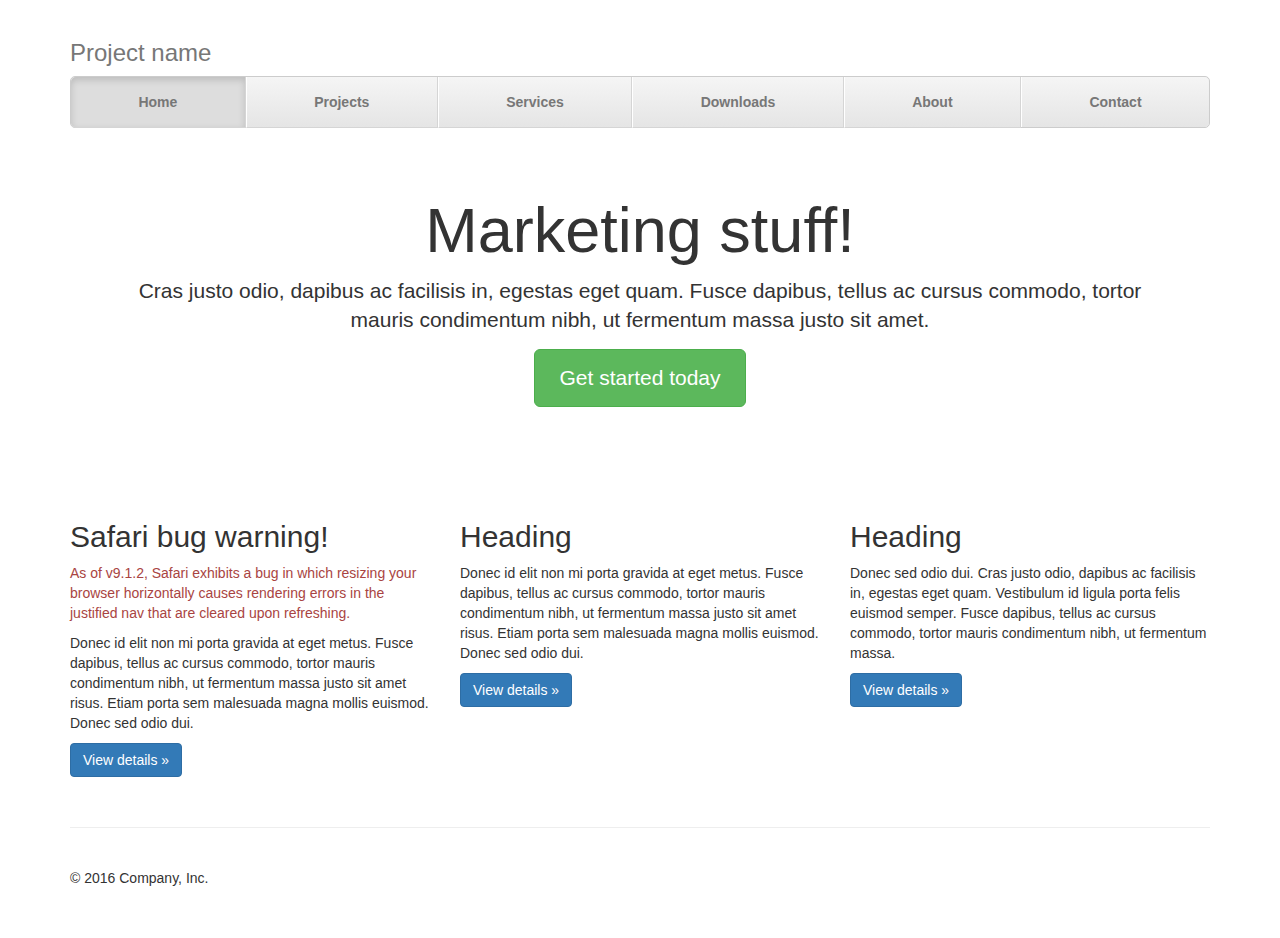
<file: docs/examples/justified-nav/index.html>
<!doctype html>
<html lang="en">
  <head>
    <meta charset="utf-8">
    <meta http-equiv="X-UA-Compatible" content="IE=edge">
    <meta name="viewport" content="width=device-width, initial-scale=1">
    <!-- The above 3 meta tags *must* come first in the head; any other head content must come *after* these tags -->
    <meta name="description" content="">
    <meta name="author" content="">
    <link rel="icon" href="../../favicon.ico">

    <title>Justified Nav Template for Bootstrap</title>

    <!-- Bootstrap core CSS -->
    <link href="../../dist/css/bootstrap.min.css" rel="stylesheet">

    <!-- IE10 viewport hack for Surface/desktop Windows 8 bug -->
    <link href="../../assets/css/ie10-viewport-bug-workaround.css" rel="stylesheet">

    <!-- Custom styles for this template -->
    <link href="justified-nav.css" rel="stylesheet">

    <!-- Just for debugging purposes. Don't actually copy these 2 lines! -->
    <!--[if lt IE 9]><script src="../../assets/js/ie8-responsive-file-warning.js"></script><![endif]-->
    <script src="../../assets/js/ie-emulation-modes-warning.js"></script>

    <!-- HTML5 shim and Respond.js for IE8 support of HTML5 elements and media queries -->
    <!--[if lt IE 9]>
      <script src="https://oss.maxcdn.com/html5shiv/3.7.3/html5shiv.min.js"></script>
      <script src="https://oss.maxcdn.com/respond/1.4.2/respond.min.js"></script>
    <![endif]-->
  </head>

  <body>

    <div class="container">

      <!-- The justified navigation menu is meant for single line per list item.
           Multiple lines will require custom code not provided by Bootstrap. -->
      <div class="masthead">
        <h3 class="text-muted">Project name</h3>
        <nav>
          <ul class="nav nav-justified">
            <li class="active"><a href="#">Home</a></li>
            <li><a href="#">Projects</a></li>
            <li><a href="#">Services</a></li>
            <li><a href="#">Downloads</a></li>
            <li><a href="#">About</a></li>
            <li><a href="#">Contact</a></li>
          </ul>
        </nav>
      </div>

      <!-- Jumbotron -->
      <div class="jumbotron">
        <h1>Marketing stuff!</h1>
        <p class="lead">Cras justo odio, dapibus ac facilisis in, egestas eget quam. Fusce dapibus, tellus ac cursus commodo, tortor mauris condimentum nibh, ut fermentum massa justo sit amet.</p>
        <p><a class="btn btn-lg btn-success" href="#" role="button">Get started today</a></p>
      </div>

      <!-- Example row of columns -->
      <div class="row">
        <div class="col-lg-4">
          <h2>Safari bug warning!</h2>
          <p class="text-danger">As of v9.1.2, Safari exhibits a bug in which resizing your browser horizontally causes rendering errors in the justified nav that are cleared upon refreshing.</p>
          <p>Donec id elit non mi porta gravida at eget metus. Fusce dapibus, tellus ac cursus commodo, tortor mauris condimentum nibh, ut fermentum massa justo sit amet risus. Etiam porta sem malesuada magna mollis euismod. Donec sed odio dui. </p>
          <p><a class="btn btn-primary" href="#" role="button">View details &raquo;</a></p>
        </div>
        <div class="col-lg-4">
          <h2>Heading</h2>
          <p>Donec id elit non mi porta gravida at eget metus. Fusce dapibus, tellus ac cursus commodo, tortor mauris condimentum nibh, ut fermentum massa justo sit amet risus. Etiam porta sem malesuada magna mollis euismod. Donec sed odio dui. </p>
          <p><a class="btn btn-primary" href="#" role="button">View details &raquo;</a></p>
       </div>
        <div class="col-lg-4">
          <h2>Heading</h2>
          <p>Donec sed odio dui. Cras justo odio, dapibus ac facilisis in, egestas eget quam. Vestibulum id ligula porta felis euismod semper. Fusce dapibus, tellus ac cursus commodo, tortor mauris condimentum nibh, ut fermentum massa.</p>
          <p><a class="btn btn-primary" href="#" role="button">View details &raquo;</a></p>
        </div>
      </div>

      <!-- Site footer -->
      <footer class="footer">
        <p>&copy; 2016 Company, Inc.</p>
      </footer>

    </div> <!-- /container -->


    <!-- IE10 viewport hack for Surface/desktop Windows 8 bug -->
    <script src="../../assets/js/ie10-viewport-bug-workaround.js"></script>
  </body>
</html>
</file>
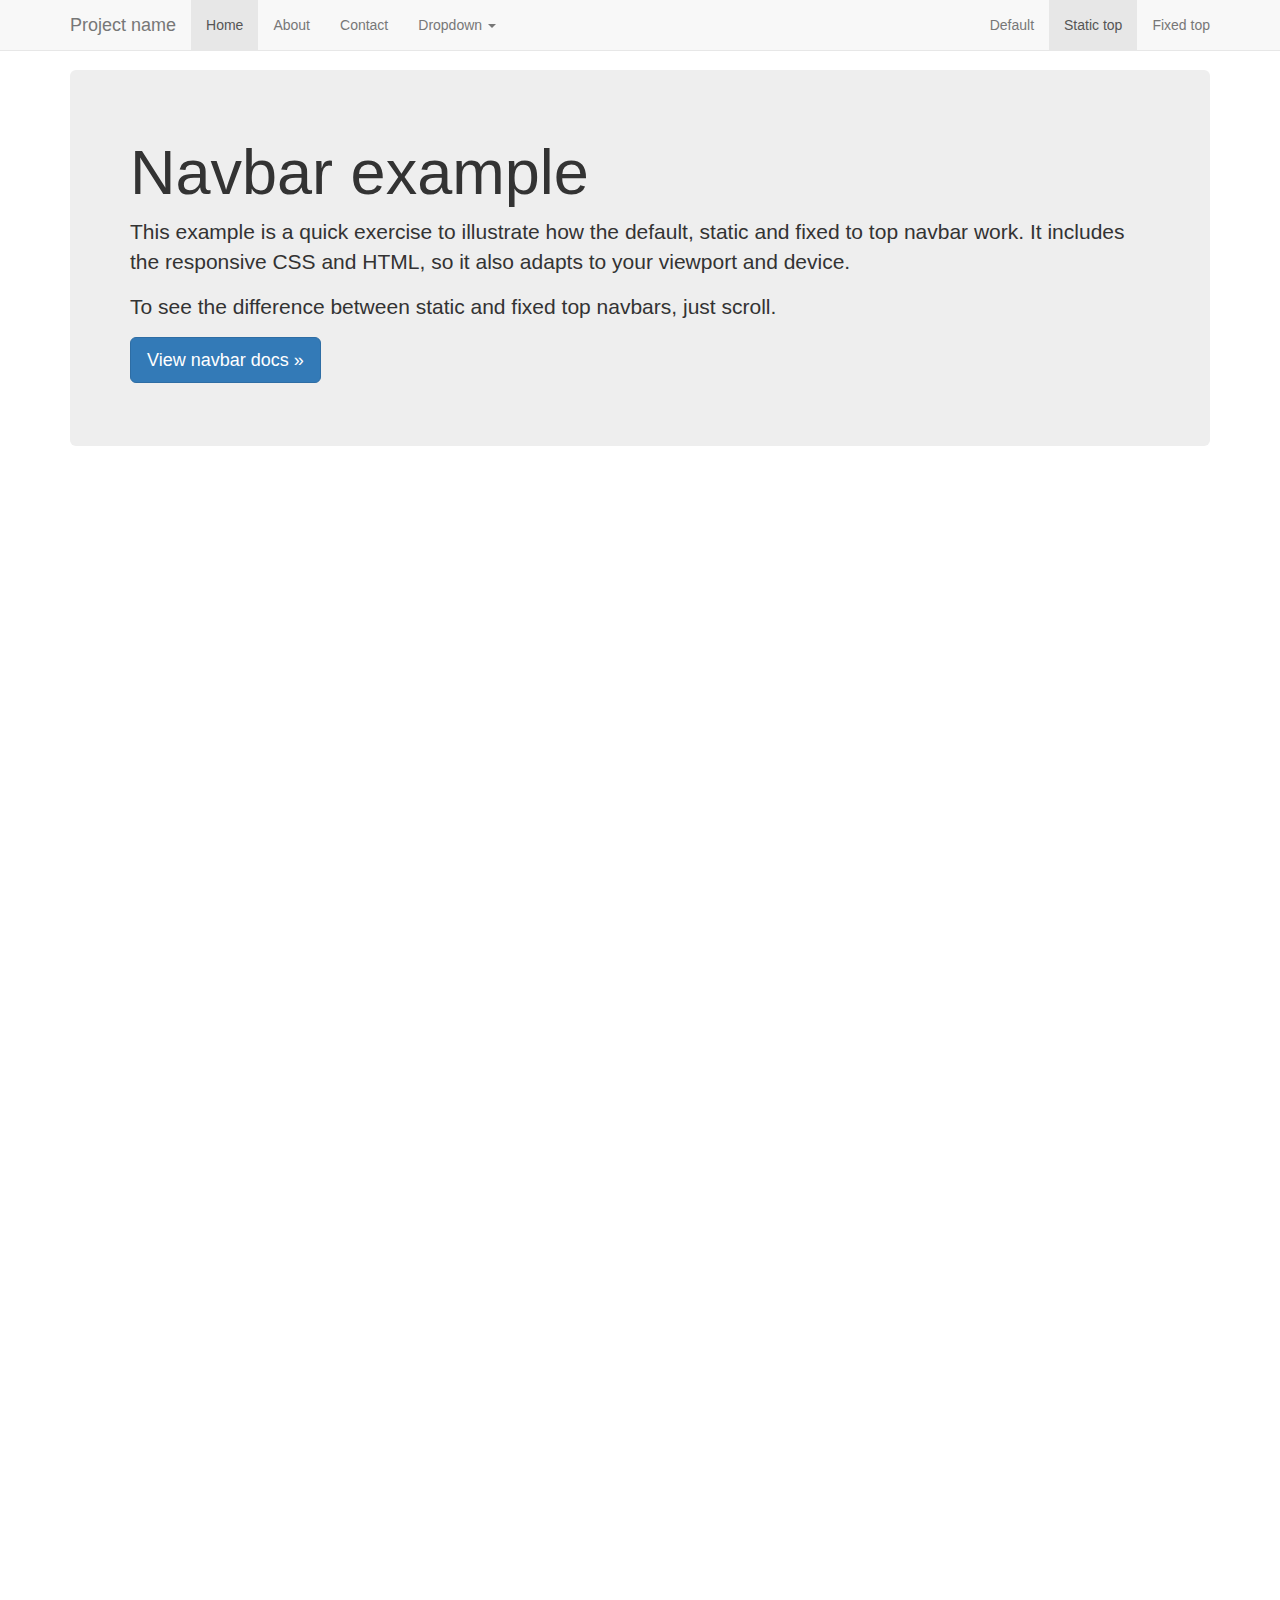
<file: docs/examples/navbar-static-top/index.html>
<!doctype html>
<html lang="en">
  <head>
    <meta charset="utf-8">
    <meta http-equiv="X-UA-Compatible" content="IE=edge">
    <meta name="viewport" content="width=device-width, initial-scale=1">
    <!-- The above 3 meta tags *must* come first in the head; any other head content must come *after* these tags -->
    <meta name="description" content="">
    <meta name="author" content="">
    <link rel="icon" href="../../favicon.ico">

    <title>Static Top Navbar Example for Bootstrap</title>

    <!-- Bootstrap core CSS -->
    <link href="../../dist/css/bootstrap.min.css" rel="stylesheet">

    <!-- IE10 viewport hack for Surface/desktop Windows 8 bug -->
    <link href="../../assets/css/ie10-viewport-bug-workaround.css" rel="stylesheet">

    <!-- Custom styles for this template -->
    <link href="navbar-static-top.css" rel="stylesheet">

    <!-- Just for debugging purposes. Don't actually copy these 2 lines! -->
    <!--[if lt IE 9]><script src="../../assets/js/ie8-responsive-file-warning.js"></script><![endif]-->
    <script src="../../assets/js/ie-emulation-modes-warning.js"></script>

    <!-- HTML5 shim and Respond.js for IE8 support of HTML5 elements and media queries -->
    <!--[if lt IE 9]>
      <script src="https://oss.maxcdn.com/html5shiv/3.7.3/html5shiv.min.js"></script>
      <script src="https://oss.maxcdn.com/respond/1.4.2/respond.min.js"></script>
    <![endif]-->
  </head>

  <body>

    <!-- Static navbar -->
    <nav class="navbar navbar-default navbar-static-top">
      <div class="container">
        <div class="navbar-header">
          <button type="button" class="navbar-toggle collapsed" data-toggle="collapse" data-target="#navbar" aria-expanded="false" aria-controls="navbar">
            <span class="sr-only">Toggle navigation</span>
            <span class="icon-bar"></span>
            <span class="icon-bar"></span>
            <span class="icon-bar"></span>
          </button>
          <a class="navbar-brand" href="#">Project name</a>
        </div>
        <div id="navbar" class="navbar-collapse collapse">
          <ul class="nav navbar-nav">
            <li class="active"><a href="#">Home</a></li>
            <li><a href="#">About</a></li>
            <li><a href="#">Contact</a></li>
            <li class="dropdown">
              <a href="#" class="dropdown-toggle" data-toggle="dropdown" role="button" aria-haspopup="true" aria-expanded="false">Dropdown <span class="caret"></span></a>
              <ul class="dropdown-menu">
                <li><a href="#">Action</a></li>
                <li><a href="#">Another action</a></li>
                <li><a href="#">Something else here</a></li>
                <li role="separator" class="divider"></li>
                <li class="dropdown-header">Nav header</li>
                <li><a href="#">Separated link</a></li>
                <li><a href="#">One more separated link</a></li>
              </ul>
            </li>
          </ul>
          <ul class="nav navbar-nav navbar-right">
            <li><a href="../navbar/">Default</a></li>
            <li class="active"><a href="./">Static top <span class="sr-only">(current)</span></a></li>
            <li><a href="../navbar-fixed-top/">Fixed top</a></li>
          </ul>
        </div><!--/.nav-collapse -->
      </div>
    </nav>


    <div class="container">

      <!-- Main component for a primary marketing message or call to action -->
      <div class="jumbotron">
        <h1>Navbar example</h1>
        <p>This example is a quick exercise to illustrate how the default, static and fixed to top navbar work. It includes the responsive CSS and HTML, so it also adapts to your viewport and device.</p>
        <p>To see the difference between static and fixed top navbars, just scroll.</p>
        <p>
          <a class="btn btn-lg btn-primary" href="../../components/#navbar" role="button">View navbar docs &raquo;</a>
        </p>
      </div>

    </div> <!-- /container -->


    <!-- Bootstrap core JavaScript
    ================================================== -->
    <!-- Placed at the end of the document so the pages load faster -->
    <script src="https://code.jquery.com/jquery-1.12.4.min.js" integrity="sha384-nvAa0+6Qg9clwYCGGPpDQLVpLNn0fRaROjHqs13t4Ggj3Ez50XnGQqc/r8MhnRDZ" crossorigin="anonymous"></script>
    <script>window.jQuery || document.write('<script src="../../assets/js/vendor/jquery.min.js"><\/script>')</script>
    <script src="../../dist/js/bootstrap.min.js"></script>
    <!-- IE10 viewport hack for Surface/desktop Windows 8 bug -->
    <script src="../../assets/js/ie10-viewport-bug-workaround.js"></script>
  </body>
</html>
</file>
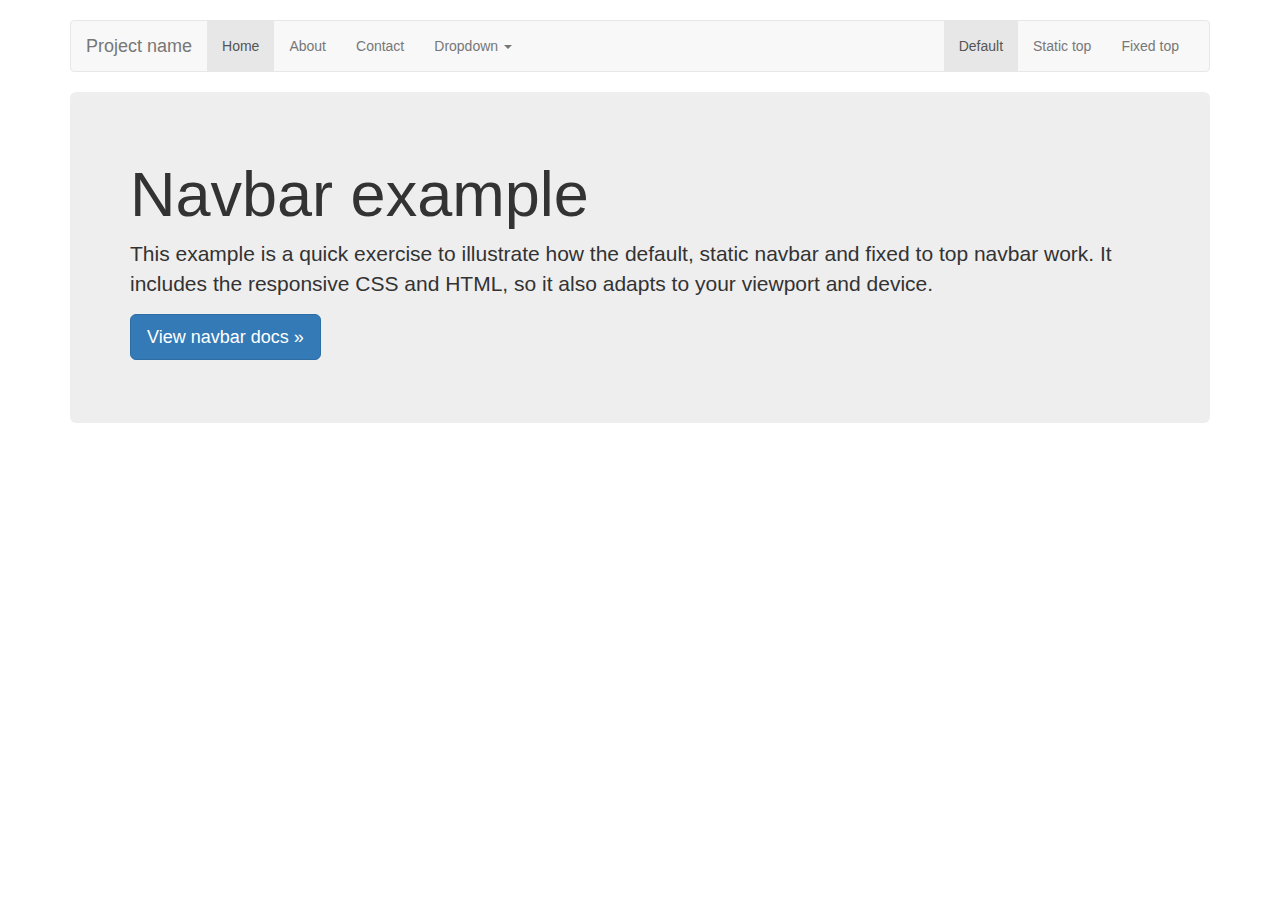
<file: docs/examples/navbar/index.html>
<!doctype html>
<html lang="en">
  <head>
    <meta charset="utf-8">
    <meta http-equiv="X-UA-Compatible" content="IE=edge">
    <meta name="viewport" content="width=device-width, initial-scale=1">
    <!-- The above 3 meta tags *must* come first in the head; any other head content must come *after* these tags -->
    <meta name="description" content="">
    <meta name="author" content="">
    <link rel="icon" href="../../favicon.ico">

    <title>Navbar Template for Bootstrap</title>

    <!-- Bootstrap core CSS -->
    <link href="../../dist/css/bootstrap.min.css" rel="stylesheet">

    <!-- IE10 viewport hack for Surface/desktop Windows 8 bug -->
    <link href="../../assets/css/ie10-viewport-bug-workaround.css" rel="stylesheet">

    <!-- Custom styles for this template -->
    <link href="navbar.css" rel="stylesheet">

    <!-- Just for debugging purposes. Don't actually copy these 2 lines! -->
    <!--[if lt IE 9]><script src="../../assets/js/ie8-responsive-file-warning.js"></script><![endif]-->
    <script src="../../assets/js/ie-emulation-modes-warning.js"></script>

    <!-- HTML5 shim and Respond.js for IE8 support of HTML5 elements and media queries -->
    <!--[if lt IE 9]>
      <script src="https://oss.maxcdn.com/html5shiv/3.7.3/html5shiv.min.js"></script>
      <script src="https://oss.maxcdn.com/respond/1.4.2/respond.min.js"></script>
    <![endif]-->
  </head>

  <body>

    <div class="container">

      <!-- Static navbar -->
      <nav class="navbar navbar-default">
        <div class="container-fluid">
          <div class="navbar-header">
            <button type="button" class="navbar-toggle collapsed" data-toggle="collapse" data-target="#navbar" aria-expanded="false" aria-controls="navbar">
              <span class="sr-only">Toggle navigation</span>
              <span class="icon-bar"></span>
              <span class="icon-bar"></span>
              <span class="icon-bar"></span>
            </button>
            <a class="navbar-brand" href="#">Project name</a>
          </div>
          <div id="navbar" class="navbar-collapse collapse">
            <ul class="nav navbar-nav">
              <li class="active"><a href="#">Home</a></li>
              <li><a href="#">About</a></li>
              <li><a href="#">Contact</a></li>
              <li class="dropdown">
                <a href="#" class="dropdown-toggle" data-toggle="dropdown" role="button" aria-haspopup="true" aria-expanded="false">Dropdown <span class="caret"></span></a>
                <ul class="dropdown-menu">
                  <li><a href="#">Action</a></li>
                  <li><a href="#">Another action</a></li>
                  <li><a href="#">Something else here</a></li>
                  <li role="separator" class="divider"></li>
                  <li class="dropdown-header">Nav header</li>
                  <li><a href="#">Separated link</a></li>
                  <li><a href="#">One more separated link</a></li>
                </ul>
              </li>
            </ul>
            <ul class="nav navbar-nav navbar-right">
              <li class="active"><a href="./">Default <span class="sr-only">(current)</span></a></li>
              <li><a href="../navbar-static-top/">Static top</a></li>
              <li><a href="../navbar-fixed-top/">Fixed top</a></li>
            </ul>
          </div><!--/.nav-collapse -->
        </div><!--/.container-fluid -->
      </nav>

      <!-- Main component for a primary marketing message or call to action -->
      <div class="jumbotron">
        <h1>Navbar example</h1>
        <p>This example is a quick exercise to illustrate how the default, static navbar and fixed to top navbar work. It includes the responsive CSS and HTML, so it also adapts to your viewport and device.</p>
        <p>
          <a class="btn btn-lg btn-primary" href="../../components/#navbar" role="button">View navbar docs &raquo;</a>
        </p>
      </div>

    </div> <!-- /container -->


    <!-- Bootstrap core JavaScript
    ================================================== -->
    <!-- Placed at the end of the document so the pages load faster -->
    <script src="https://code.jquery.com/jquery-1.12.4.min.js" integrity="sha384-nvAa0+6Qg9clwYCGGPpDQLVpLNn0fRaROjHqs13t4Ggj3Ez50XnGQqc/r8MhnRDZ" crossorigin="anonymous"></script>
    <script>window.jQuery || document.write('<script src="../../assets/js/vendor/jquery.min.js"><\/script>')</script>
    <script src="../../dist/js/bootstrap.min.js"></script>
    <!-- IE10 viewport hack for Surface/desktop Windows 8 bug -->
    <script src="../../assets/js/ie10-viewport-bug-workaround.js"></script>
  </body>
</html>
</file>
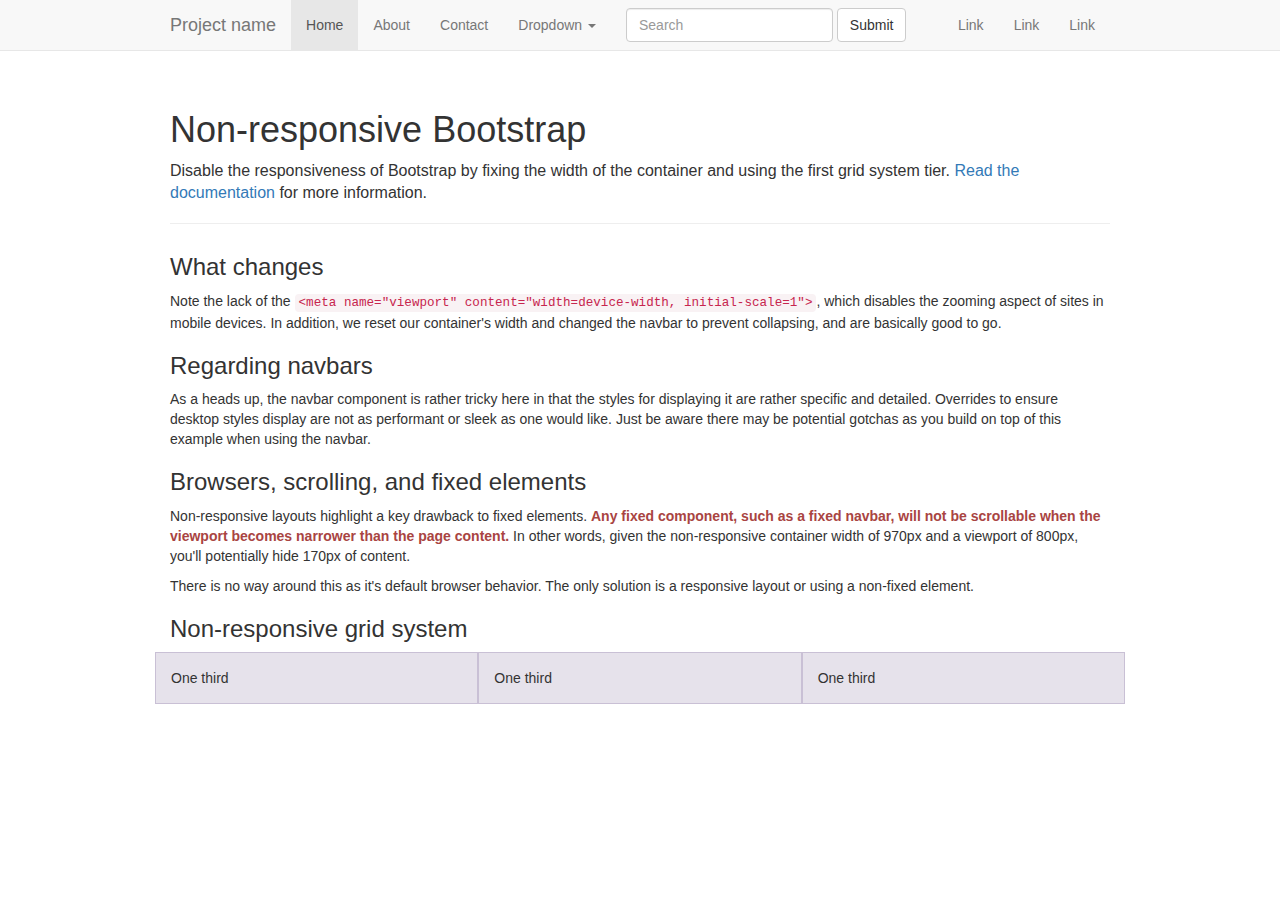
<file: docs/examples/non-responsive/index.html>
<!doctype html>
<html lang="en">
  <head>
    <meta charset="utf-8">
    <meta http-equiv="X-UA-Compatible" content="IE=edge">
    <!-- The above 2 meta tags *must* come first in the head; any other head content must come *after* these tags -->
    <meta name="description" content="">
    <meta name="author" content="">

    <!-- Note there is no responsive meta tag here -->

    <link rel="icon" href="../../favicon.ico">

    <title>Non-responsive Template for Bootstrap</title>

    <!-- Bootstrap core CSS -->
    <link href="../../dist/css/bootstrap.min.css" rel="stylesheet">

    <!-- IE10 viewport hack for Surface/desktop Windows 8 bug -->
    <link href="../../assets/css/ie10-viewport-bug-workaround.css" rel="stylesheet">

    <!-- Custom styles for this template -->
    <link href="non-responsive.css" rel="stylesheet">

    <!-- Just for debugging purposes. Don't actually copy these 2 lines! -->
    <!--[if lt IE 9]><script src="../../assets/js/ie8-responsive-file-warning.js"></script><![endif]-->
    <script src="../../assets/js/ie-emulation-modes-warning.js"></script>

    <!-- HTML5 shim and Respond.js for IE8 support of HTML5 elements and media queries -->
    <!--[if lt IE 9]>
      <script src="https://oss.maxcdn.com/html5shiv/3.7.3/html5shiv.min.js"></script>
      <script src="https://oss.maxcdn.com/respond/1.4.2/respond.min.js"></script>
    <![endif]-->
  </head>

  <body>

    <!-- Fixed navbar -->
    <nav class="navbar navbar-default navbar-fixed-top">
      <div class="container">
        <div class="navbar-header">
          <!-- The mobile navbar-toggle button can be safely removed since you do not need it in a non-responsive implementation -->
          <a class="navbar-brand" href="#">Project name</a>
        </div>
        <!-- Note that the .navbar-collapse and .collapse classes have been removed from the #navbar -->
        <div id="navbar">
          <ul class="nav navbar-nav">
            <li class="active"><a href="#">Home</a></li>
            <li><a href="#">About</a></li>
            <li><a href="#">Contact</a></li>
            <li class="dropdown">
              <a href="#" class="dropdown-toggle" data-toggle="dropdown" role="button" aria-haspopup="true" aria-expanded="false">Dropdown <span class="caret"></span></a>
              <ul class="dropdown-menu">
                <li><a href="#">Action</a></li>
                <li><a href="#">Another action</a></li>
                <li><a href="#">Something else here</a></li>
                <li role="separator" class="divider"></li>
                <li class="dropdown-header">Nav header</li>
                <li><a href="#">Separated link</a></li>
                <li><a href="#">One more separated link</a></li>
              </ul>
            </li>
          </ul>
          <form class="navbar-form navbar-left">
            <div class="form-group">
              <input type="text" class="form-control" placeholder="Search">
            </div>
            <button type="submit" class="btn btn-default">Submit</button>
          </form>
          <ul class="nav navbar-nav navbar-right">
            <li><a href="#">Link</a></li>
            <li><a href="#">Link</a></li>
            <li><a href="#">Link</a></li>
          </ul>
        </div><!--/.nav-collapse -->
      </div>
    </nav>

    <div class="container">

      <div class="page-header">
        <h1>Non-responsive Bootstrap</h1>
        <p class="lead">Disable the responsiveness of Bootstrap by fixing the width of the container and using the first grid system tier. <a href="../../getting-started/#disable-responsive">Read the documentation</a> for more information.</p>
      </div>

      <h3>What changes</h3>
      <p>Note the lack of the <code>&lt;meta name="viewport" content="width=device-width, initial-scale=1"&gt;</code>, which disables the zooming aspect of sites in mobile devices. In addition, we reset our container's width and changed the navbar to prevent collapsing, and are basically good to go.</p>

      <h3>Regarding navbars</h3>
      <p>As a heads up, the navbar component is rather tricky here in that the styles for displaying it are rather specific and detailed. Overrides to ensure desktop styles display are not as performant or sleek as one would like. Just be aware there may be potential gotchas as you build on top of this example when using the navbar.</p>

      <h3>Browsers, scrolling, and fixed elements</h3>
      <p>Non-responsive layouts highlight a key drawback to fixed elements. <strong class="text-danger">Any fixed component, such as a fixed navbar, will not be scrollable when the viewport becomes narrower than the page content.</strong> In other words, given the non-responsive container width of 970px and a viewport of 800px, you'll potentially hide 170px of content.</p>
      <p>There is no way around this as it's default browser behavior. The only solution is a responsive layout or using a non-fixed element.</p>

      <h3>Non-responsive grid system</h3>
      <div class="row">
        <div class="col-xs-4">One third</div>
        <div class="col-xs-4">One third</div>
        <div class="col-xs-4">One third</div>
      </div>

    </div> <!-- /container -->


    <!-- Bootstrap core JavaScript
    ================================================== -->
    <!-- Placed at the end of the document so the pages load faster -->
    <script src="https://code.jquery.com/jquery-1.12.4.min.js" integrity="sha384-nvAa0+6Qg9clwYCGGPpDQLVpLNn0fRaROjHqs13t4Ggj3Ez50XnGQqc/r8MhnRDZ" crossorigin="anonymous"></script>
    <script>window.jQuery || document.write('<script src="../../assets/js/vendor/jquery.min.js"><\/script>')</script>
    <script src="../../dist/js/bootstrap.min.js"></script>
    <!-- IE10 viewport hack for Surface/desktop Windows 8 bug -->
    <script src="../../assets/js/ie10-viewport-bug-workaround.js"></script>
  </body>
</html>
</file>
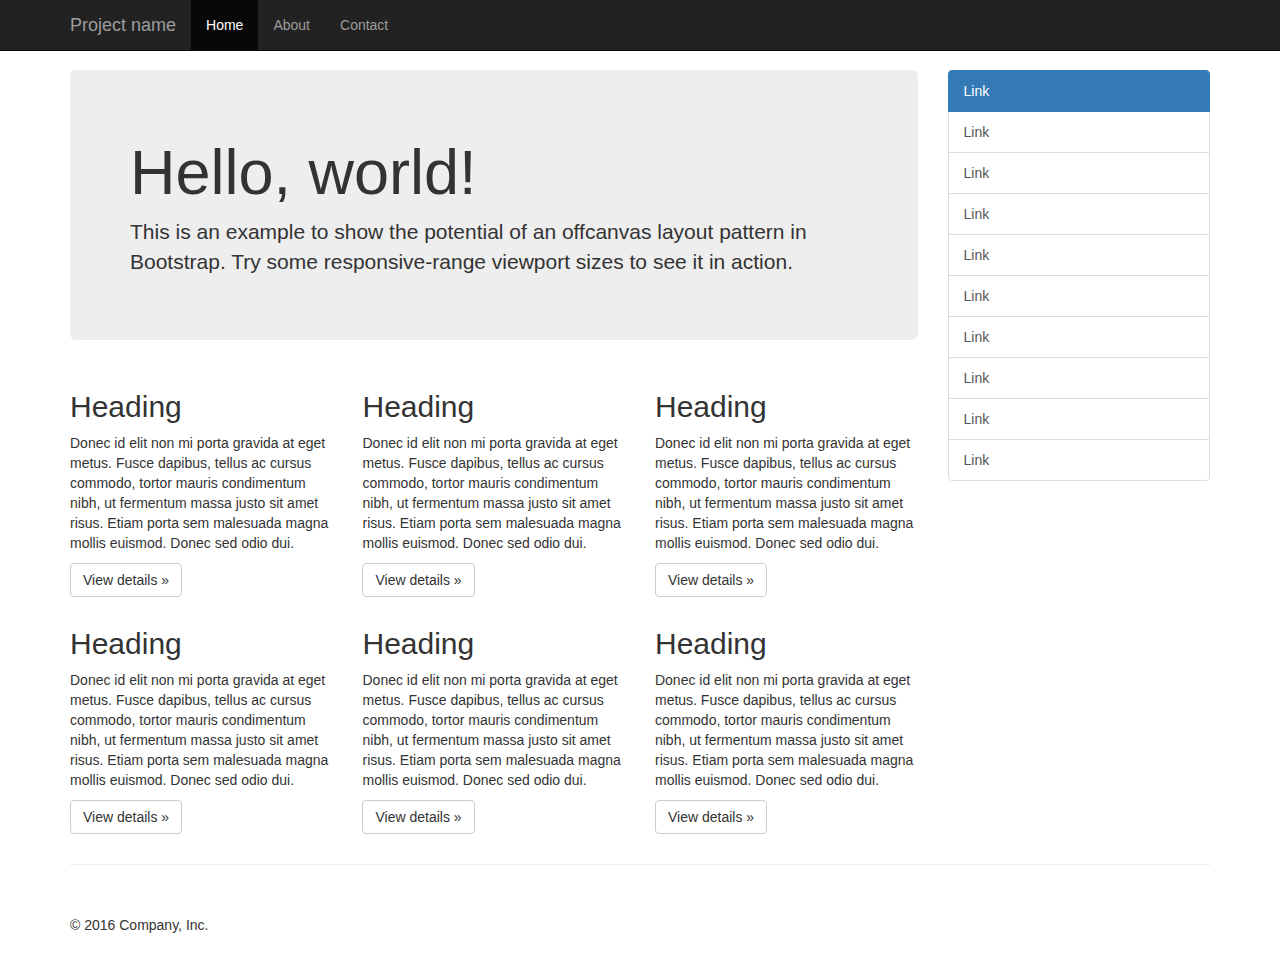
<file: docs/examples/offcanvas/index.html>
<!doctype html>
<html lang="en">
  <head>
    <meta charset="utf-8">
    <meta http-equiv="X-UA-Compatible" content="IE=edge">
    <meta name="viewport" content="width=device-width, initial-scale=1">
    <!-- The above 3 meta tags *must* come first in the head; any other head content must come *after* these tags -->
    <meta name="description" content="">
    <meta name="author" content="">
    <link rel="icon" href="../../favicon.ico">

    <title>Off Canvas Template for Bootstrap</title>

    <!-- Bootstrap core CSS -->
    <link href="../../dist/css/bootstrap.min.css" rel="stylesheet">

    <!-- IE10 viewport hack for Surface/desktop Windows 8 bug -->
    <link href="../../assets/css/ie10-viewport-bug-workaround.css" rel="stylesheet">

    <!-- Custom styles for this template -->
    <link href="offcanvas.css" rel="stylesheet">

    <!-- Just for debugging purposes. Don't actually copy these 2 lines! -->
    <!--[if lt IE 9]><script src="../../assets/js/ie8-responsive-file-warning.js"></script><![endif]-->
    <script src="../../assets/js/ie-emulation-modes-warning.js"></script>

    <!-- HTML5 shim and Respond.js for IE8 support of HTML5 elements and media queries -->
    <!--[if lt IE 9]>
      <script src="https://oss.maxcdn.com/html5shiv/3.7.3/html5shiv.min.js"></script>
      <script src="https://oss.maxcdn.com/respond/1.4.2/respond.min.js"></script>
    <![endif]-->
  </head>

  <body>
    <nav class="navbar navbar-fixed-top navbar-inverse">
      <div class="container">
        <div class="navbar-header">
          <button type="button" class="navbar-toggle collapsed" data-toggle="collapse" data-target="#navbar" aria-expanded="false" aria-controls="navbar">
            <span class="sr-only">Toggle navigation</span>
            <span class="icon-bar"></span>
            <span class="icon-bar"></span>
            <span class="icon-bar"></span>
          </button>
          <a class="navbar-brand" href="#">Project name</a>
        </div>
        <div id="navbar" class="collapse navbar-collapse">
          <ul class="nav navbar-nav">
            <li class="active"><a href="#">Home</a></li>
            <li><a href="#">About</a></li>
            <li><a href="#">Contact</a></li>
          </ul>
        </div><!-- /.nav-collapse -->
      </div><!-- /.container -->
    </nav><!-- /.navbar -->

    <div class="container">

      <div class="row row-offcanvas row-offcanvas-right">

        <div class="col-xs-12 col-sm-9">
          <p class="pull-right visible-xs">
            <button type="button" class="btn btn-primary btn-xs" data-toggle="offcanvas">Toggle nav</button>
          </p>
          <div class="jumbotron">
            <h1>Hello, world!</h1>
            <p>This is an example to show the potential of an offcanvas layout pattern in Bootstrap. Try some responsive-range viewport sizes to see it in action.</p>
          </div>
          <div class="row">
            <div class="col-xs-6 col-lg-4">
              <h2>Heading</h2>
              <p>Donec id elit non mi porta gravida at eget metus. Fusce dapibus, tellus ac cursus commodo, tortor mauris condimentum nibh, ut fermentum massa justo sit amet risus. Etiam porta sem malesuada magna mollis euismod. Donec sed odio dui. </p>
              <p><a class="btn btn-default" href="#" role="button">View details &raquo;</a></p>
            </div><!--/.col-xs-6.col-lg-4-->
            <div class="col-xs-6 col-lg-4">
              <h2>Heading</h2>
              <p>Donec id elit non mi porta gravida at eget metus. Fusce dapibus, tellus ac cursus commodo, tortor mauris condimentum nibh, ut fermentum massa justo sit amet risus. Etiam porta sem malesuada magna mollis euismod. Donec sed odio dui. </p>
              <p><a class="btn btn-default" href="#" role="button">View details &raquo;</a></p>
            </div><!--/.col-xs-6.col-lg-4-->
            <div class="col-xs-6 col-lg-4">
              <h2>Heading</h2>
              <p>Donec id elit non mi porta gravida at eget metus. Fusce dapibus, tellus ac cursus commodo, tortor mauris condimentum nibh, ut fermentum massa justo sit amet risus. Etiam porta sem malesuada magna mollis euismod. Donec sed odio dui. </p>
              <p><a class="btn btn-default" href="#" role="button">View details &raquo;</a></p>
            </div><!--/.col-xs-6.col-lg-4-->
            <div class="col-xs-6 col-lg-4">
              <h2>Heading</h2>
              <p>Donec id elit non mi porta gravida at eget metus. Fusce dapibus, tellus ac cursus commodo, tortor mauris condimentum nibh, ut fermentum massa justo sit amet risus. Etiam porta sem malesuada magna mollis euismod. Donec sed odio dui. </p>
              <p><a class="btn btn-default" href="#" role="button">View details &raquo;</a></p>
            </div><!--/.col-xs-6.col-lg-4-->
            <div class="col-xs-6 col-lg-4">
              <h2>Heading</h2>
              <p>Donec id elit non mi porta gravida at eget metus. Fusce dapibus, tellus ac cursus commodo, tortor mauris condimentum nibh, ut fermentum massa justo sit amet risus. Etiam porta sem malesuada magna mollis euismod. Donec sed odio dui. </p>
              <p><a class="btn btn-default" href="#" role="button">View details &raquo;</a></p>
            </div><!--/.col-xs-6.col-lg-4-->
            <div class="col-xs-6 col-lg-4">
              <h2>Heading</h2>
              <p>Donec id elit non mi porta gravida at eget metus. Fusce dapibus, tellus ac cursus commodo, tortor mauris condimentum nibh, ut fermentum massa justo sit amet risus. Etiam porta sem malesuada magna mollis euismod. Donec sed odio dui. </p>
              <p><a class="btn btn-default" href="#" role="button">View details &raquo;</a></p>
            </div><!--/.col-xs-6.col-lg-4-->
          </div><!--/row-->
        </div><!--/.col-xs-12.col-sm-9-->

        <div class="col-xs-6 col-sm-3 sidebar-offcanvas" id="sidebar">
          <div class="list-group">
            <a href="#" class="list-group-item active">Link</a>
            <a href="#" class="list-group-item">Link</a>
            <a href="#" class="list-group-item">Link</a>
            <a href="#" class="list-group-item">Link</a>
            <a href="#" class="list-group-item">Link</a>
            <a href="#" class="list-group-item">Link</a>
            <a href="#" class="list-group-item">Link</a>
            <a href="#" class="list-group-item">Link</a>
            <a href="#" class="list-group-item">Link</a>
            <a href="#" class="list-group-item">Link</a>
          </div>
        </div><!--/.sidebar-offcanvas-->
      </div><!--/row-->

      <hr>

      <footer>
        <p>&copy; 2016 Company, Inc.</p>
      </footer>

    </div><!--/.container-->


    <!-- Bootstrap core JavaScript
    ================================================== -->
    <!-- Placed at the end of the document so the pages load faster -->
    <script src="https://code.jquery.com/jquery-1.12.4.min.js" integrity="sha384-nvAa0+6Qg9clwYCGGPpDQLVpLNn0fRaROjHqs13t4Ggj3Ez50XnGQqc/r8MhnRDZ" crossorigin="anonymous"></script>
    <script>window.jQuery || document.write('<script src="../../assets/js/vendor/jquery.min.js"><\/script>')</script>
    <script src="../../dist/js/bootstrap.min.js"></script>
    <!-- IE10 viewport hack for Surface/desktop Windows 8 bug -->
    <script src="../../assets/js/ie10-viewport-bug-workaround.js"></script>
    <script src="offcanvas.js"></script>
  </body>
</html>
</file>
<file: main.css>
@font-face { font-family: DIN; src: url('fonts/DIN.otf'); } 
  	@font-face { font-family: DIN-Bold; src: url('fonts/DIN Bold.otf'); } 
	
	@font-face { font-family: Montserrat-Bold; src: url('fonts/Montserrat-SemiBold.otf'); } 

	@font-face { font-family: MomCake-Bold; src: url('fonts/MomCake-Bold.otf'); } 
	@font-face { font-family: contax; src: url('fonts/contax.otf'); } 

	@font-face { font-family: sup-rad; src: url('fonts/super-rad.otf'); } 
	@font-face { font-family: gilmer-light; src: url('fonts/Gilmer-Light.otf'); } 


	@font-face { font-family: HK-regular; src: url('fonts/HKGrotesk-Regular.otf'); } 
	@font-face { font-family: HK-semibold; src: url('fonts/HKGrotesk-SemiBold.otf'); }
	@font-face { font-family: HK-bold; src: url('fonts/HKGrotesk-Bold.otf'); } 
	@font-face { font-family: HK-medium; src: url('fonts/HKGrotesk-Medium.otf'); } 
	@font-face { font-family: HK-medium; src: url('fonts/HKGrotesk-Medium.otf'); } 

	@font-face { font-family: inter-regular; src: url('fonts/Inter-Regular.ttf'); } 
	@font-face { font-family: inter-light; src: url('fonts/Inter-Light.ttf'); } 
	@font-face { font-family: inter-medium; src: url('fonts/Inter-Medium.ttf'); } 
	@font-face { font-family: inter-semibold; src: url('fonts/Inter-SemiBold.ttf'); } 
	@font-face { font-family: inter-bold; src: url('fonts/Inter-Bold.ttf'); } 

.urban-studies {
	color:#007D19 !important; 
}

.national-gallery {
	/* color:#AA2513 !important;  */
	color:#C0070D !important; 
}

.usability-study {
	/* color: #854545 !important;  */
	color: #ff6955 !important; 
}

.chi-2021 {
	color: #00A0B6 !important; 
}

/* .national-gallery-intro-pic {
	image-rendering: -webkit-optimize-contrast;
	background: url('assets/img/national_gallery_background_3.png');
	background-repeat: no-repeat;
	background-size: 100% 100%;
} */

html {
	scroll-behavior: smooth;
}

img {
	image-rendering: -webkit-optimize-contrast;
}


body {
  min-height: 400px;
  padding-top: 70px;
  margin: 0;
  overflow-x: hidden !important;
  /* width: 1170px; */

  animation: fadeInAnimation ease 1s; 
	animation-iteration-count: 1; 
    animation-fill-mode: forwards; 
}

@keyframes fadeInAnimation { 
	0% { 
		opacity: 0; 
	} 
	100% { 
		opacity: 1; 
	} 
} 

.navbar-default .navbar-toggle {

	margin-top: 21px;
	margin-right: 1px;
}

 .navbar {
  min-height: 90px;
    border-width: 0 0 0px; 
}

.navbar-brand {
  padding: 0px !important;
  line-height: 85px;
  vertical-align: middle;

}

.container-fluid>.navbar-collapse, .container-fluid>.navbar-header, .container>.navbar-collapse, .container>.navbar-header {
	margin-left: 5px; 
	margin-right: 5px;
}

.navbar-default .navbar-nav > li > a:hover, .navbar-default .navbar-nav > li > a:focus {
    background-color: #FFFFFF;
    color: #00a654;
}

.navbar-default .navbar-nav>.active>a, .navbar-default .navbar-nav>.active>a:focus, .navbar-default .navbar-nav>.active>a:hover {
    background-color: #FFFFFF;
    font-weight: 700;
    color: #00a654;
}

.navbar-default .navbar-nav>li>a{
	color: #666666;
}

.menu {
 background-color: #FFFFFF;

}

.menu-items {
/* font-family: Arial, sans-serif; 
*/
font-family: "HK-regular";

 font-size: 14px;
 font-weight: 600;
 /*font-size: 18px;*/
}

.menu-items-list {
	min-height: 90px;
	padding: 34px 0px 0px 36px !important; 
	text-align: center;
	line-height: 90px;
}



.brand {
/*  color: #659D32 !important;
*/  

/*color: #00a654 !important;*/

/*color: #333333 !important;*/

color: #009562  !important;
  font-size: 22px;
/*  font-family: Lato, sans-serif;
*/
  
/*font-family: contax; 
*/
/*font-family: sup-rad; 
*/

/*font-family: gilmer-light;
*/

font-family: HK-regular; 
font-weight: bold;


  /*momcakebold, */
}

.container .jumbotron, .container-fluid .jumbotron {
	padding-left: 112px;
	padding-right: 112px;
}

.intro-container{
	padding-left: 112px;
	padding-right: 112px;
}

.jumbotron {
	background-color: #FFFFFF;
/*	padding-left: 100px !important;
	padding-right: 100px !important;*/
	margin-top: 80px;
	font-family: HK-regular;
}

.jumbotron-work {
	background-color: #FFFFFF;
/*	padding-left: 100px !important;
	padding-right: 100px !important;*/
	margin-top: 100px;
	margin-left: 100px;
	margin-right: 100px;
	font-family: HK-regular;
}

.jumbotron p {
 margin-bottom: 15px; 
 font-weight: 200;
 font-size: 32px;
 color: #222222;
}

.container-style {
	padding-left: 135px;
	padding-right: 135px;
}

.gallery {
	/* margin-top: 40px; */
	border-bottom: 1px solid  #D3D3D3;
}

.gallery-insights {
	/* margin-top: 40px; */
	padding-left: 0px;
	padding-right: 30px;

}

.gallery-number {
	padding-left: 40px;
	padding-right: 40px;
}

.col-lg-1, .col-lg-10, .col-lg-11, .col-lg-12, .col-lg-2, .col-lg-3, .col-lg-4, .col-lg-5, .col-lg-6, .col-lg-7, .col-lg-8, .col-lg-9, .col-md-1, .col-md-10, .col-md-11, .col-md-12, .col-md-2, .col-md-3, .col-md-4, .col-md-5, .col-md-6, .col-md-7, .col-md-8, .col-md-9, .col-sm-1, .col-sm-10, .col-sm-11, .col-sm-12, .col-sm-2, .col-sm-3, .col-sm-4, .col-sm-5, .col-sm-6, .col-sm-7, .col-sm-8, .col-sm-9, .col-xs-1, .col-xs-10, .col-xs-11, .col-xs-12, .col-xs-2, .col-xs-3, .col-xs-4, .col-xs-5, .col-xs-6, .col-xs-7, .col-xs-8, .col-xs-9 {
	padding-left: 5px;
	padding-right: 5px;
}

.thumbnail-style {
	    border: 0 none;
    box-shadow: none;
}

/* .thumbnail-style:hover {
	font-family: HK-semibold !important;
	transform: scale(1.01); 

} */

.caption-style {
	padding: 1px !important; 
}

.title {
	margin-top: 10px; 
	margin-bottom: 2px;
}

.thumbnail:hover .project-label {
	background-position: 0 100%;
}



.project-label {
	/* color: #324158 !important;  */
	color: #666666 !important; 

	font-size: 20px;
	/* font-family: inter-regular;  */

  	font-family: HK-regular;

	text-decoration: none !important;

	position: relative;
  display: inline-block;

  color: #666666;
  overflow: hidden;
  background: linear-gradient(to right, rgb(26, 128, 57), rgb(26, 128, 57) 50%, #303030 50%);
  background-clip: text;
  -webkit-background-clip: text;
  -webkit-text-fill-color: transparent;
  background-size: 200% 100%;
  background-position: 100%;
  transition: background-position 500ms ease;
  text-decoration: none; // text decorations are clipped in WebKit browsers
}

/* .project-label:hover{
	background-position: 0 100%;
} */

/* .project-label:hover {
	font-size: 20px;
	font-family: inter-regular; 

  	font-family: HK-semibold;
} */

.badge {
    display: inline-block;
    min-width: 10px;
    padding: 3px 7px;
    margin-right: 7px;
    font-size: 12px;
    font-weight: 400;
    line-height: 1;
    color: #7F7F7F;
    text-align: center;
    white-space: nowrap;
    vertical-align: middle;
    background-color: #FFFFFF;
    border-radius: 3px;
    border: 1px solid;
    border-color: #D3D3D3; 
}

/*styles for about me page*/


.about-me {
		margin-top: 80px;
}

.category-label {
	color: #06361e !important; 
	/* color: #343f66 !important;  */

	font-size: 16px !important;
	font-family: HK-bold;

}

.text {
	/* color: #06361e !important;  */
	color: #06361e !important; 
	/* color: #343f66 !important;  */

	font-family: HK-regular;
	font-size: 14px !important;
}

.brushstroke-img {
	image-rendering: -webkit-optimize-contrast;
	max-width:50%;
	max-height:75%;
	position: relative;
	top: 50px;
	left: 90px;
	z-index: -1;
	opacity: 0.6;
}

.jumbotron-about {
	/* background-color: #14885F; */
	/* background-color: #7bd4b5; */
	background-color: #a5d4bc;
	/* background-color: #bdccff; */

	/* margin-left: 100px; */
	margin-left: 180px;
	margin-right: 180px;	
	margin-top: 0px;
	padding-left: 45px !important;
	padding-right: 45px !important;
	padding-top: 20px;
	position: relative;
	top: -30px;
	z-index: 100;
}




/*STYLES FOR PROJECT PAGES*/

.project-color {
	background-color: #FFA500;
	padding-right: 0px;
    padding-left: 0px;
}
.project-image-background {
	position: relative;
	top: 19px;
	padding: 0;
	margin: 0 0 0 0; 
	background-color: #FFA500;
	height: 460px;

	/* position: absolute;
    top: 0;
    width: 100%;
    height: 100%; */
}

.project-image-container {
	padding-left: 160px;
	padding-right: 160px;
	height: 100%;
}

.container-intro {
	/* font-family: HK-regular; */
	font-family: inter-regular;

	position: relative;
	top: 30px;
    width: 100%;
    /* max-width: 880px; */
	/* margin: 0 auto; */
	margin-left: 160px;
	margin-right: 160px;
    padding: 30px 10px;
    box-sizing: border-box;
}

.project-title {
	font-weight: 400;
	color: #666666;
	font-size: 32px;
	text-align: justify; 
}


.project-subtitle {
	color: #666666;
	font-size: 18px;
	min-height: 100px;
	padding: 100px 50px 50px 100px; 
	text-align: center;
	line-height: 100px;
}


.project-image-text{

	/* justify-content: center;
	align-items: center; */
	/* padding: 130px 0; */
	position: absolute;
	top: 50%;
	transform: translateY(-50%);
	color: #FFFFFF;
}

#project-title {
	font-family: inter-semibold;
	/* font-family: HK-semibold; */
	font-size: 36px;
}

#project-subtitle {
	font-family: inter-regular;

	/* font-family: HK-regular; */
	font-size: 15px;
}

.project-intro {
	margin-bottom: 50px;
}


.heading-label {
	font-family: HK-medium;
	font-weight: 500;
	color: #FE5F05;
	font-size: 24px;
}

.project-text {
	font-family: HK-regular;
	color: #666666;
	font-size: 16px;
	/*text-align: justify;*/
}

.small-project-text {
	font-family: HK-regular;
	color: #666666;
	font-size: 13px;
	margin-top: 20px;
}

.tiny-project-text {
	font-family: HK-regular;
	color: #666666;
	font-size: 11px;
}

.highlight-text {
	font-family: HK-bold;
	color: #FE5F05;
	font-size: 16px;
}

.emphasize-text {
	font-family: HK-bold;
	color: #666666;
	font-size: 16px;
}

.underline-text {
	font-family: HK-regular;
	text-decoration: underline;
	color: #FE5F05;
	font-size: 16px;
}

.row-project-details {
	/* padding-top: 25px; */
	padding-bottom: 40px;
	border-bottom: 1px solid  #D3D3D3;
	/* margin-left: 0px; 
	margin-right: 0px; */
}


.row-insights-img {
	padding-left: 5px;
	padding-right:0px;
}

.row-insights-left {
	margin-left: 0px;
	padding-left: 20px;
	padding-right: 10px;
}

.row-insights-middle {
	padding-left: 0px;
	padding-right: 0px;
}

.row-insights-right {
	padding-left: 40px;
	padding-right: 20px;
}

/* version 2 */

.row-insights2-img {
	text-align: center;
}

.row-insights2-left {
	margin-left: 0px;
	padding-left: 20px;
	padding-right: 20px;
}

.row-insights2-middle {
	padding-left: 30px;
	padding-right: 20px;
}

.row-insights2-right {
	padding-left: 20px;
	padding-right: 20px;
}


/* .background-details {
	padding-left: 40px;
	padding-right: 40px;

	padding-top: 10px;
	padding-bottom: 25px;
	border-bottom: 1px solid  #D3D3D3;
} */

.heading-two-label {
	font-weight: 600;
	color: #666666;
	font-size: 14px;
}

.heading-three-label {
	font-family: HK-bold;
	color: #666666;
	font-size: 20px;
}

.heading-number {
	padding-left: 10px;
	font-family: HK-semibold;
	color: #FE5F05;
	/* opacity: 0.6; */
	font-size: 50px;
	text-align: center;
}

.heading-number-text {
	font-family: HK-semibold;
	color: #FE5F05;
	font-size: 16px;
	margin-top: 12px;
	padding-right: 20px;
}

.home-img {
	transition: .2s;
	height: 100%;
	width: 100%;

}

.thumbnail:hover .home-img {
	/* opacity: 0.7; */
	-webkit-filter: brightness(80%);
	/* background-color: #000000;  */
}




.intro-img {
	max-width:100%;
	max-height:100%;
	min-width: 100%;

	/* padding: 70px 0px; */	
	position: absolute;
	top: 50%;
	transform: translateY(-50%);
}

.intro2-img {
	max-width:100%;
	min-height:100%;
}



.overview-img {
	max-width:100%;
	max-height:100%;
	padding-bottom: 40px;
	image-rendering: -webkit-optimize-contrast;
}

.insights-img {
	padding-top: 10px;
	margin-left: 2px;
	height: 120px;
	width: 110px;
}

/* IMAGE EXPAND MODAL */

/* Style the Image Used to Trigger the Modal */
#myImg {
	border-radius: 5px;
	cursor: pointer;
	transition: 0.3s;
  }
  
#myImg:hover {opacity: 0.7;}
  
  /* The Modal (background) */
.modal {
	display: none; /* Hidden by default */
	position: fixed !important; /* Stay in place */
	height: 100%;

	z-index: 1100001 !important; /* Sit on top */
	padding-top: 100px; /* Location of the box */
	left: 0;
	top: 0 !important;
	width: 100%; /* Full width */
	height: 100%; /* Full height */
	overflow: scroll; /* Enable scroll if needed */
	background-color: rgb(0,0,0); /* Fallback color */
	background-color: rgba(0,0,0,0.9); /* Black w/ opacity */
}
  
  /* Modal Content (Image) */
  .modal-content {
	margin: auto;
	display: block;
	width: 100%;
	max-width: 1200px;
  }
  
  /* Caption of Modal Image (Image Text) - Same Width as the Image */
  #caption {
	margin: auto;
	display: block;
	width: 80%;
	max-width: 700px;
	text-align: center;
	color: #ccc;
	padding: 10px 0;
	height: 150px;
  }
  
  /* Add Animation - Zoom in the Modal */
  .modal-content, #caption {
	animation-name: zoom;
	animation-duration: 0.6s;
  }
  
  @keyframes zoom {
	from {transform:scale(0)}
	to {transform:scale(1)}
  }
  
  /* The Close Button */
  .close {
	position: absolute;
	top: 15px;
	right: 35px;
	color: #f1f1f1;
	font-size: 40px;
	font-weight: bold;
	transition: 0.3s;
  }
  
  .close:hover,
  .close:focus {
	color: #bbb;
	text-decoration: none;
	cursor: pointer;
  }
  
  /* 100% Image Width on Smaller Screens */
  @media only screen and (max-width: 700px){
	.modal-content {
	  width: 100%;
	}
  }

  @media (max-width: 800px) {
	.container-style {
	  padding-left: 10px !important;
	  padding-right: 10px !important;
	}
  }

  @media (max-width: 800px) {
	.container {
	  padding-left: 10px !important;
	  padding-right: 10px !important;
	}
  }

  @media (max-width: 800px) {
	.jumbotron {
	  padding-left: 10px !important;
	  padding-right: 10px !important;
	}
  }

  @media (max-width: 800px) {
	.jumbotron-about {
	margin-top: 30px !important; 
	  margin-left: 10px !important;
	  margin-right: 10px !important;
	  padding-top: 5px !important; 
	  padding-left: 20px !important; 
	  padding-right: 20px !important; 
	}
  }




/* .bounding-box {
	background-image: url(assets/img/Group 96.jpg);
	background-repeat: no-repeat;
	background-size: contain;
  } */

.project-container {
	position: relative;
	top: 20px;
	padding-top: 40px;
}
</file>
<file: docs/examples/blog/blog.css>
/* stylelint-disable selector-list-comma-newline-after, property-no-vendor-prefix */

/*
 * Globals
 */

body {
  font-family: Georgia, "Times New Roman", Times, serif;
  color: #555;
}

h1, .h1,
h2, .h2,
h3, .h3,
h4, .h4,
h5, .h5,
h6, .h6 {
  margin-top: 0;
  font-family: "Helvetica Neue", Helvetica, Arial, sans-serif;
  font-weight: 400;
  color: #333;
}


/*
 * Override Bootstrap's default container.
 */

@media (min-width: 1200px) {
  .container {
    width: 970px;
  }
}


/*
 * Masthead for nav
 */

.blog-masthead {
  background-color: #428bca;
  -webkit-box-shadow: inset 0 -2px 5px rgba(0, 0, 0, .1);
  box-shadow: inset 0 -2px 5px rgba(0, 0, 0, .1);
}

/* Nav links */
.blog-nav-item {
  position: relative;
  display: inline-block;
  padding: 10px;
  font-weight: 500;
  color: #cdddeb;
}
.blog-nav-item:hover,
.blog-nav-item:focus {
  color: #fff;
  text-decoration: none;
}

/* Active state gets a caret at the bottom */
.blog-nav .active {
  color: #fff;
}
.blog-nav .active:after {
  position: absolute;
  bottom: 0;
  left: 50%;
  width: 0;
  height: 0;
  margin-left: -5px;
  vertical-align: middle;
  content: " ";
  border-right: 5px solid transparent;
  border-bottom: 5px solid;
  border-left: 5px solid transparent;
}


/*
 * Blog name and description
 */

.blog-header {
  padding-top: 20px;
  padding-bottom: 20px;
}
.blog-title {
  margin-top: 30px;
  margin-bottom: 0;
  font-size: 60px;
  font-weight: 400;
}
.blog-description {
  font-size: 20px;
  color: #999;
}


/*
 * Main column and sidebar layout
 */

.blog-main {
  font-size: 18px;
  line-height: 1.5;
}

/* Sidebar modules for boxing content */
.sidebar-module {
  padding: 15px;
  margin: 0 -15px 15px;
}
.sidebar-module-inset {
  padding: 15px;
  background-color: #f5f5f5;
  border-radius: 4px;
}
.sidebar-module-inset p:last-child,
.sidebar-module-inset ul:last-child,
.sidebar-module-inset ol:last-child {
  margin-bottom: 0;
}


/* Pagination */
.pager {
  margin-bottom: 60px;
  text-align: left;
}
.pager > li > a {
  width: 140px;
  padding: 10px 20px;
  text-align: center;
  border-radius: 30px;
}


/*
 * Blog posts
 */

.blog-post {
  margin-bottom: 60px;
}
.blog-post-title {
  margin-bottom: 5px;
  font-size: 40px;
}
.blog-post-meta {
  margin-bottom: 20px;
  color: #999;
}


/*
 * Footer
 */

.blog-footer {
  padding: 40px 0;
  color: #999;
  text-align: center;
  background-color: #f9f9f9;
  border-top: 1px solid #e5e5e5;
}
.blog-footer p:last-child {
  margin-bottom: 0;
}
</file>
<file: docs/examples/carousel/carousel.css>
/* GLOBAL STYLES
 * Padding below the footer and lighter body text
* -------------------------------------------------- */

body {
  padding-bottom: 40px;
  color: #5a5a5a;
}


/* CUSTOMIZE THE NAVBAR
-------------------------------------------------- */

/* Special class on .container surrounding .navbar, used for positioning it into place. */
.navbar-wrapper {
  position: absolute;
  top: 0;
  right: 0;
  left: 0;
  z-index: 20;
}

/* Flip around the padding for proper display in narrow viewports */
.navbar-wrapper > .container {
  padding-right: 0;
  padding-left: 0;
}
.navbar-wrapper .navbar {
  padding-right: 15px;
  padding-left: 15px;
}
.navbar-wrapper .navbar .container {
  width: auto;
}


/* CUSTOMIZE THE CAROUSEL
-------------------------------------------------- */

/* Carousel base class */
.carousel {
  height: 500px;
  margin-bottom: 60px;
}
.carousel-caption {
  z-index: 10; /* Since positioning the image, we need to help out the caption */
}

/* Declare heights because of positioning of img element */
.carousel .item {
  height: 500px;
  background-color: #777;
}
.carousel-inner > .item > img {
  position: absolute;
  top: 0;
  left: 0;
  min-width: 100%;
  height: 500px;
}


/* MARKETING CONTENT
-------------------------------------------------- */

/* Center align the text within the three columns below the carousel */
.marketing .col-lg-4 {
  margin-bottom: 20px;
  text-align: center;
}
.marketing h2 {
  font-weight: 400;
}
.marketing .col-lg-4 p {
  margin-right: 10px;
  margin-left: 10px;
}


/* Featurettes
------------------------- */

.featurette-divider {
  margin: 80px 0; /* Space out the Bootstrap <hr> more */
}

/* Thin out the marketing headings */
.featurette-heading {
  font-weight: 300;
  line-height: 1;
  letter-spacing: -1px;
}


/* RESPONSIVE CSS
-------------------------------------------------- */

@media (min-width: 768px) {
  /* Navbar positioning foo */
  .navbar-wrapper {
    margin-top: 20px;
  }
  .navbar-wrapper .container {
    padding-right: 15px;
    padding-left: 15px;
  }
  .navbar-wrapper .navbar {
    padding-right: 0;
    padding-left: 0;
    border-radius: 4px; /* The navbar becomes detached from the top, so we round the corners */
  }

  /* Bump up size of carousel content */
  .carousel-caption p {
    margin-bottom: 20px;
    font-size: 21px;
    line-height: 1.4;
  }

  .featurette-heading {
    font-size: 50px;
  }
}

@media (min-width: 992px) {
  .featurette-heading {
    margin-top: 120px;
  }
}
</file>
<file: docs/examples/cover/cover.css>
/* stylelint-disable property-no-vendor-prefix */

/*
 * Globals
 */

/* Links */
a,
a:focus,
a:hover {
  color: #fff;
}

/* Custom default button */
.btn-default,
.btn-default:hover,
.btn-default:focus {
  color: #333;
  text-shadow: none; /* Prevent inheritance from `body` */
  background-color: #fff;
  border: 1px solid #fff;
}


/*
 * Base structure
 */

html,
body {
  height: 100%;
  background-color: #333;
}
body {
  color: #fff;
  text-align: center;
  text-shadow: 0 1px 3px rgba(0, 0, 0, .5);
}

/* Extra markup and styles for table-esque vertical and horizontal centering */
.site-wrapper {
  display: table;
  width: 100%;
  height: 100%; /* For at least Firefox */
  min-height: 100%;
  -webkit-box-shadow: inset 0 0 100px rgba(0, 0, 0, .5);
  box-shadow: inset 0 0 100px rgba(0, 0, 0, .5);
}
.site-wrapper-inner {
  display: table-cell;
  vertical-align: top;
}
.cover-container {
  margin-right: auto;
  margin-left: auto;
}

/* Padding for spacing */
.inner {
  padding: 30px;
}


/*
 * Header
 */
.masthead-brand {
  margin-top: 10px;
  margin-bottom: 10px;
}

.masthead-nav > li {
  display: inline-block;
}
.masthead-nav > li + li {
  margin-left: 20px;
}
.masthead-nav > li > a {
  padding-right: 0;
  padding-left: 0;
  font-size: 16px;
  font-weight: 700;
  color: #fff; /* IE8 proofing */
  color: rgba(255, 255, 255, .75);
  border-bottom: 2px solid transparent;
}
.masthead-nav > li > a:hover,
.masthead-nav > li > a:focus {
  background-color: transparent;
  border-bottom-color: #a9a9a9;
  border-bottom-color: rgba(255, 255, 255, .25);
}
.masthead-nav > .active > a,
.masthead-nav > .active > a:hover,
.masthead-nav > .active > a:focus {
  color: #fff;
  border-bottom-color: #fff;
}

@media (min-width: 768px) {
  .masthead-brand {
    float: left;
  }
  .masthead-nav {
    float: right;
  }
}


/*
 * Cover
 */

.cover {
  padding: 0 20px;
}
.cover .btn-lg {
  padding: 10px 20px;
  font-weight: 700;
}


/*
 * Footer
 */

.mastfoot {
  color: #999; /* IE8 proofing */
  color: rgba(255, 255, 255, .5);
}


/*
 * Affix and center
 */

@media (min-width: 768px) {
  /* Pull out the header and footer */
  .masthead {
    position: fixed;
    top: 0;
  }
  .mastfoot {
    position: fixed;
    bottom: 0;
  }
  .site-wrapper-inner {
    vertical-align: middle; /* Start the vertical centering */
  }
  .masthead,
  .mastfoot,
  .cover-container {
    width: 100%; /* Must be percentage or pixels for horizontal alignment */
  }
}

@media (min-width: 992px) {
  .masthead,
  .mastfoot,
  .cover-container {
    width: 700px;
  }
}
</file>
<file: docs/examples/dashboard/dashboard.css>
/*
 * Base structure
 */

/* Move down content because we have a fixed navbar that is 50px tall */
body {
  padding-top: 50px;
}


/*
 * Global add-ons
 */

.sub-header {
  padding-bottom: 10px;
  border-bottom: 1px solid #eee;
}

/*
 * Top navigation
 * Hide default border to remove 1px line.
 */
.navbar-fixed-top {
  border: 0;
}

/*
 * Sidebar
 */

/* Hide for mobile, show later */
.sidebar {
  display: none;
}
@media (min-width: 768px) {
  .sidebar {
    position: fixed;
    top: 51px;
    bottom: 0;
    left: 0;
    z-index: 1000;
    display: block;
    padding: 20px;
    overflow-x: hidden;
    overflow-y: auto; /* Scrollable contents if viewport is shorter than content. */
    background-color: #f5f5f5;
    border-right: 1px solid #eee;
  }
}

/* Sidebar navigation */
.nav-sidebar {
  margin-right: -21px; /* 20px padding + 1px border */
  margin-bottom: 20px;
  margin-left: -20px;
}
.nav-sidebar > li > a {
  padding-right: 20px;
  padding-left: 20px;
}
.nav-sidebar > .active > a,
.nav-sidebar > .active > a:hover,
.nav-sidebar > .active > a:focus {
  color: #fff;
  background-color: #428bca;
}


/*
 * Main content
 */

.main {
  padding: 20px;
}
@media (min-width: 768px) {
  .main {
    padding-right: 40px;
    padding-left: 40px;
  }
}
.main .page-header {
  margin-top: 0;
}


/*
 * Placeholder dashboard ideas
 */

.placeholders {
  margin-bottom: 30px;
  text-align: center;
}
.placeholders h4 {
  margin-bottom: 0;
}
.placeholder {
  margin-bottom: 20px;
}
.placeholder img {
  display: inline-block;
  border-radius: 50%;
}
</file>
<file: docs/examples/grid/grid.css>
h4 {
  margin-top: 25px;
}
.row {
  margin-bottom: 20px;
}
.row .row {
  margin-top: 10px;
  margin-bottom: 0;
}
[class*="col-"] {
  padding-top: 15px;
  padding-bottom: 15px;
  background-color: #eee;
  background-color: rgba(86, 61, 124, .15);
  border: 1px solid #ddd;
  border: 1px solid rgba(86, 61, 124, .2);
}

hr {
  margin-top: 40px;
  margin-bottom: 40px;
}
</file>
<file: docs/examples/jumbotron-narrow/jumbotron-narrow.css>
/* Space out content a bit */
body {
  padding-top: 20px;
  padding-bottom: 20px;
}

/* Everything but the jumbotron gets side spacing for mobile first views */
.header,
.marketing,
.footer {
  padding-right: 15px;
  padding-left: 15px;
}

/* Custom page header */
.header {
  padding-bottom: 20px;
  border-bottom: 1px solid #e5e5e5;
}
.header h3 {
  margin-top: 0;
  margin-bottom: 0;
  line-height: 40px; /* Make the masthead heading the same height as the navigation */
}

/* Custom page footer */
.footer {
  padding-top: 19px;
  color: #777;
  border-top: 1px solid #e5e5e5;
}

/* Customize container */
@media (min-width: 768px) {
  .container {
    max-width: 730px;
  }
}
.container-narrow > hr {
  margin: 30px 0;
}

/* Main marketing message and sign up button */
.jumbotron {
  text-align: center;
  border-bottom: 1px solid #e5e5e5;
}
.jumbotron .btn {
  padding: 14px 24px;
  font-size: 21px;
}

/* Supporting marketing content */
.marketing {
  margin: 40px 0;
}
.marketing p + h4 {
  margin-top: 28px;
}

/* Responsive: Portrait tablets and up */
@media screen and (min-width: 768px) {
  /* Remove the padding we set earlier */
  .header,
  .marketing,
  .footer {
    padding-right: 0;
    padding-left: 0;
  }
  .header {
    margin-bottom: 30px;
  }
  .jumbotron {
    border-bottom: 0;
  }
}
</file>
<file: docs/examples/jumbotron/jumbotron.css>
/* Move down content because we have a fixed navbar that is 50px tall */
body {
  padding-top: 50px;
  padding-bottom: 20px;
}
</file>
<file: docs/examples/justified-nav/justified-nav.css>
/* stylelint-disable value-no-vendor-prefix, function-name-case, property-no-vendor-prefix */

body {
  padding-top: 20px;
}

.footer {
  padding-top: 40px;
  padding-bottom: 40px;
  margin-top: 40px;
  border-top: 1px solid #eee;
}

/* Main marketing message and sign up button */
.jumbotron {
  text-align: center;
  background-color: transparent;
}
.jumbotron .btn {
  padding: 14px 24px;
  font-size: 21px;
}

/* Customize the nav-justified links to be fill the entire space of the .navbar */

.nav-justified {
  background-color: #eee;
  border: 1px solid #ccc;
  border-radius: 5px;
}
.nav-justified > li > a {
  padding-top: 15px;
  padding-bottom: 15px;
  margin-bottom: 0;
  font-weight: 700;
  color: #777;
  text-align: center;
  background-color: #e5e5e5; /* Old browsers */
  background-image: -webkit-gradient(linear, left top, left bottom, from(#f5f5f5), to(#e5e5e5));
  background-image: -webkit-linear-gradient(top, #f5f5f5 0%, #e5e5e5 100%);
  background-image: -o-linear-gradient(top, #f5f5f5 0%, #e5e5e5 100%);
  background-image: linear-gradient(to bottom, #f5f5f5 0%, #e5e5e5 100%);
  filter: progid:DXImageTransform.Microsoft.gradient(startColorstr="#f5f5f5", endColorstr="#e5e5e5", GradientType=0); /* IE6-9 */
  background-repeat: repeat-x; /* Repeat the gradient */
  border-bottom: 1px solid #d5d5d5;
}
.nav-justified > .active > a,
.nav-justified > .active > a:hover,
.nav-justified > .active > a:focus {
  background-color: #ddd;
  background-image: none;
  -webkit-box-shadow: inset 0 3px 7px rgba(0, 0, 0, .15);
  box-shadow: inset 0 3px 7px rgba(0, 0, 0, .15);
}
.nav-justified > li:first-child > a {
  border-radius: 5px 5px 0 0;
}
.nav-justified > li:last-child > a {
  border-bottom: 0;
  border-radius: 0 0 5px 5px;
}

@media (min-width: 768px) {
  .nav-justified {
    max-height: 52px;
  }
  .nav-justified > li > a {
    border-right: 1px solid #d5d5d5;
    border-left: 1px solid #fff;
  }
  .nav-justified > li:first-child > a {
    border-left: 0;
    border-radius: 5px 0 0 5px;
  }
  .nav-justified > li:last-child > a {
    border-right: 0;
    border-radius: 0 5px 5px 0;
  }
}

/* Responsive: Portrait tablets and up */
@media screen and (min-width: 768px) {
  /* Remove the padding we set earlier */
  .masthead,
  .marketing,
  .footer {
    padding-right: 0;
    padding-left: 0;
  }
}
</file>
<file: docs/examples/navbar-static-top/navbar-static-top.css>
body {
  min-height: 2000px;
}

.navbar-static-top {
  margin-bottom: 19px;
}
</file>
<file: docs/examples/navbar/navbar.css>
body {
  padding-top: 20px;
  padding-bottom: 20px;
}

.navbar {
  margin-bottom: 20px;
}
</file>
<file: docs/examples/non-responsive/non-responsive.css>
/* stylelint-disable selector-max-class, selector-max-combinators, selector-max-compound-selectors, declaration-no-important, selector-no-qualifying-type, property-no-vendor-prefix */

/* Template-specific stuff
 *
 * Customizations just for the template; these are not necessary for anything
 * with disabling the responsiveness.
 */

/* Account for fixed navbar */
body {
  padding-top: 70px;
  padding-bottom: 30px;
}

body,
.navbar-fixed-top,
.navbar-fixed-bottom {
  min-width: 970px;
}

/* Don't let the lead text change font-size. */
.lead {
  font-size: 16px;
}

/* Finesse the page header spacing */
.page-header {
  margin-bottom: 30px;
}
.page-header .lead {
  margin-bottom: 10px;
}


/* Non-responsive overrides
 *
 * Utilize the following CSS to disable the responsive-ness of the container,
 * grid system, and navbar.
 */

/* Reset the container */
.container {
  width: 970px;
  max-width: none !important;
}

/* Demonstrate the grids */
.col-xs-4 {
  padding-top: 15px;
  padding-bottom: 15px;
  background-color: #eee;
  background-color: rgba(86, 61, 124, .15);
  border: 1px solid #ddd;
  border: 1px solid rgba(86, 61, 124, .2);
}

.container .navbar-header,
.container .navbar-collapse {
  margin-right: 0;
  margin-left: 0;
}

/* Always float the navbar header */
.navbar-header {
  float: left;
}

/* Undo the collapsing navbar */
.navbar-collapse {
  display: block !important;
  height: auto !important;
  padding-bottom: 0;
  overflow: visible !important;
  visibility: visible !important;
  border-top: 0;
}

.navbar-toggle {
  display: none;
}

.navbar-brand {
  margin-left: -15px;
}

/* Always apply the floated nav */
.navbar-nav {
  float: left;
  margin: 0;
}
.navbar-nav > li {
  float: left;
}
.navbar-nav > li > a {
  padding: 15px;
}

/* Redeclare since we override the float above */
.navbar-nav.navbar-right {
  float: right;
}

/* Undo custom dropdowns */
.navbar .navbar-nav .open .dropdown-menu {
  position: absolute;
  float: left;
  background-color: #fff;
  border: 1px solid #ccc;
  border: 1px solid rgba(0, 0, 0, .15);
  border-width: 0 1px 1px;
  border-radius: 0 0 4px 4px;
  -webkit-box-shadow: 0 6px 12px rgba(0, 0, 0, .175);
  box-shadow: 0 6px 12px rgba(0, 0, 0, .175);
}
.navbar-default .navbar-nav .open .dropdown-menu > li > a {
  color: #333;
}
.navbar .navbar-nav .open .dropdown-menu > li > a:hover,
.navbar .navbar-nav .open .dropdown-menu > li > a:focus,
.navbar .navbar-nav .open .dropdown-menu > .active > a,
.navbar .navbar-nav .open .dropdown-menu > .active > a:hover,
.navbar .navbar-nav .open .dropdown-menu > .active > a:focus {
  color: #fff !important;
  background-color: #428bca !important;
}
.navbar .navbar-nav .open .dropdown-menu > .disabled > a,
.navbar .navbar-nav .open .dropdown-menu > .disabled > a:hover,
.navbar .navbar-nav .open .dropdown-menu > .disabled > a:focus {
  color: #999 !important;
  background-color: transparent !important;
}

/* Undo form expansion */
.navbar-form {
  float: left;
  width: auto;
  padding-top: 0;
  padding-bottom: 0;
  margin-right: 0;
  margin-left: 0;
  border: 0;
  -webkit-box-shadow: none;
  box-shadow: none;
}

/* Copy-pasted from forms.less since we mixin the .form-inline styles. */
.navbar-form .form-group {
  display: inline-block;
  margin-bottom: 0;
  vertical-align: middle;
}

.navbar-form .form-control {
  display: inline-block;
  width: auto;
  vertical-align: middle;
}

.navbar-form .form-control-static {
  display: inline-block;
}

.navbar-form .input-group {
  display: inline-table;
  vertical-align: middle;
}

.navbar-form .input-group .input-group-addon,
.navbar-form .input-group .input-group-btn,
.navbar-form .input-group .form-control {
  width: auto;
}

.navbar-form .input-group > .form-control {
  width: 100%;
}

.navbar-form .control-label {
  margin-bottom: 0;
  vertical-align: middle;
}

.navbar-form .radio,
.navbar-form .checkbox {
  display: inline-block;
  margin-top: 0;
  margin-bottom: 0;
  vertical-align: middle;
}

.navbar-form .radio label,
.navbar-form .checkbox label {
  padding-left: 0;
}

.navbar-form .radio input[type="radio"],
.navbar-form .checkbox input[type="checkbox"] {
  position: relative;
  margin-left: 0;
}

.navbar-form .has-feedback .form-control-feedback {
  top: 0;
}

/* Undo inline form compaction on small screens */
.form-inline .form-group {
  display: inline-block;
  margin-bottom: 0;
  vertical-align: middle;
}

.form-inline .form-control {
  display: inline-block;
  width: auto;
  vertical-align: middle;
}

.form-inline .form-control-static {
  display: inline-block;
}

.form-inline .input-group {
  display: inline-table;
  vertical-align: middle;
}
.form-inline .input-group .input-group-addon,
.form-inline .input-group .input-group-btn,
.form-inline .input-group .form-control {
  width: auto;
}

.form-inline .input-group > .form-control {
  width: 100%;
}

.form-inline .control-label {
  margin-bottom: 0;
  vertical-align: middle;
}

.form-inline .radio,
.form-inline .checkbox {
  display: inline-block;
  margin-top: 0;
  margin-bottom: 0;
  vertical-align: middle;
}
.form-inline .radio label,
.form-inline .checkbox label {
  padding-left: 0;
}

.form-inline .radio input[type="radio"],
.form-inline .checkbox input[type="checkbox"] {
  position: relative;
  margin-left: 0;
}

.form-inline .has-feedback .form-control-feedback {
  top: 0;
}
</file>
<file: docs/examples/offcanvas/offcanvas.css>
/* stylelint-disable property-no-vendor-prefix */

/*
 * Style tweaks
 * --------------------------------------------------
 */
html,
body {
  overflow-x: hidden; /* Prevent scroll on narrow devices */
}
body {
  padding-top: 70px;
}
footer {
  padding: 30px 0;
}

/*
 * Off Canvas
 * --------------------------------------------------
 */
@media screen and (max-width: 767px) {
  .row-offcanvas {
    position: relative;
    -webkit-transition: all .25s ease-out;
    -o-transition: all .25s ease-out;
    transition: all .25s ease-out;
  }

  .row-offcanvas-right {
    right: 0;
  }

  .row-offcanvas-left {
    left: 0;
  }

  .row-offcanvas-right .sidebar-offcanvas {
    right: -50%; /* 6 columns */
  }

  .row-offcanvas-left .sidebar-offcanvas {
    left: -50%; /* 6 columns */
  }

  .row-offcanvas-right.active {
    right: 50%; /* 6 columns */
  }

  .row-offcanvas-left.active {
    left: 50%; /* 6 columns */
  }

  .sidebar-offcanvas {
    position: absolute;
    top: 0;
    width: 50%; /* 6 columns */
  }
}
</file>
<file: assets/css/ie10-viewport-bug-workaround.css>
/*!
 * IE10 viewport hack for Surface/desktop Windows 8 bug
 * Copyright 2014-2019 Twitter, Inc.
 * Licensed under MIT (https://github.com/twbs/bootstrap/blob/master/LICENSE)
 */
@-ms-viewport {
  width: device-width;
}
@-o-viewport {
  width: device-width;
}
@viewport {
  width: device-width;
}
</file>
<file: docs/assets/css/ie10-viewport-bug-workaround.css>
/*!
 * IE10 viewport hack for Surface/desktop Windows 8 bug
 * Copyright 2014-2019 Twitter, Inc.
 * Licensed under MIT (https://github.com/twbs/bootstrap/blob/master/LICENSE)
 */
@-ms-viewport {
  width: device-width;
}
@-o-viewport {
  width: device-width;
}
@viewport {
  width: device-width;
}
</file>
